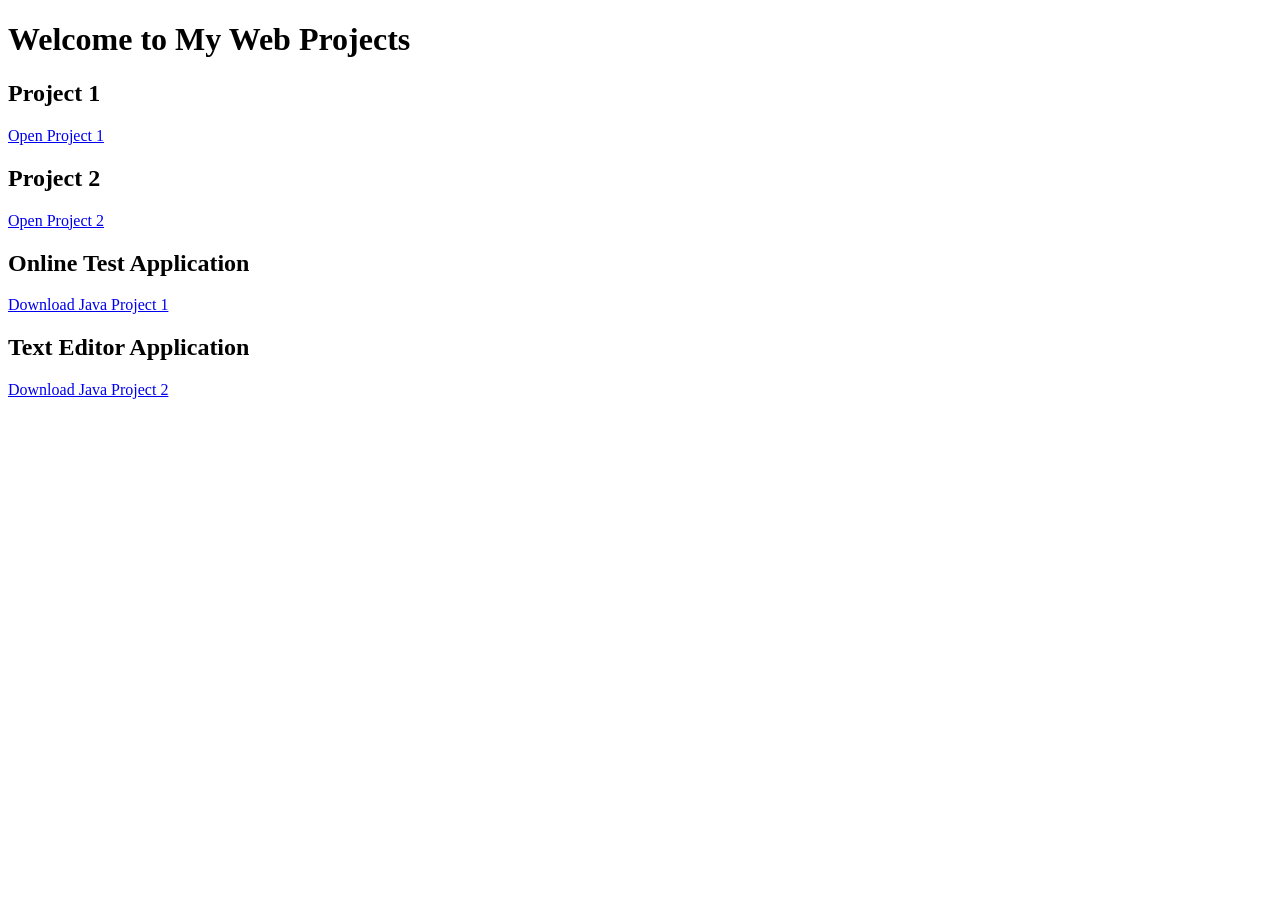
<file: index.html>
<!DOCTYPE html>
<html>
<head>
    <title>My Web Projects</title>
</head>
<body>
    <h1>Welcome to My Web Projects</h1>

    <h2>Project 1</h2>
    <a href="restaurant_website/index.html">Open Project 1</a>

    <h2>Project 2</h2>
    <a href="travel_website/index.html">Open Project 2</a>

   <h2>Online Test Application</h2>
    <a href="IdeaProjects.jar">
        Download Java Project 1
    </a>

    <h2>Text Editor Application</h2>
    <a href="IdeaProjects2.jar">
        Download Java Project 2
    </a>

</body>
</html>
</file>
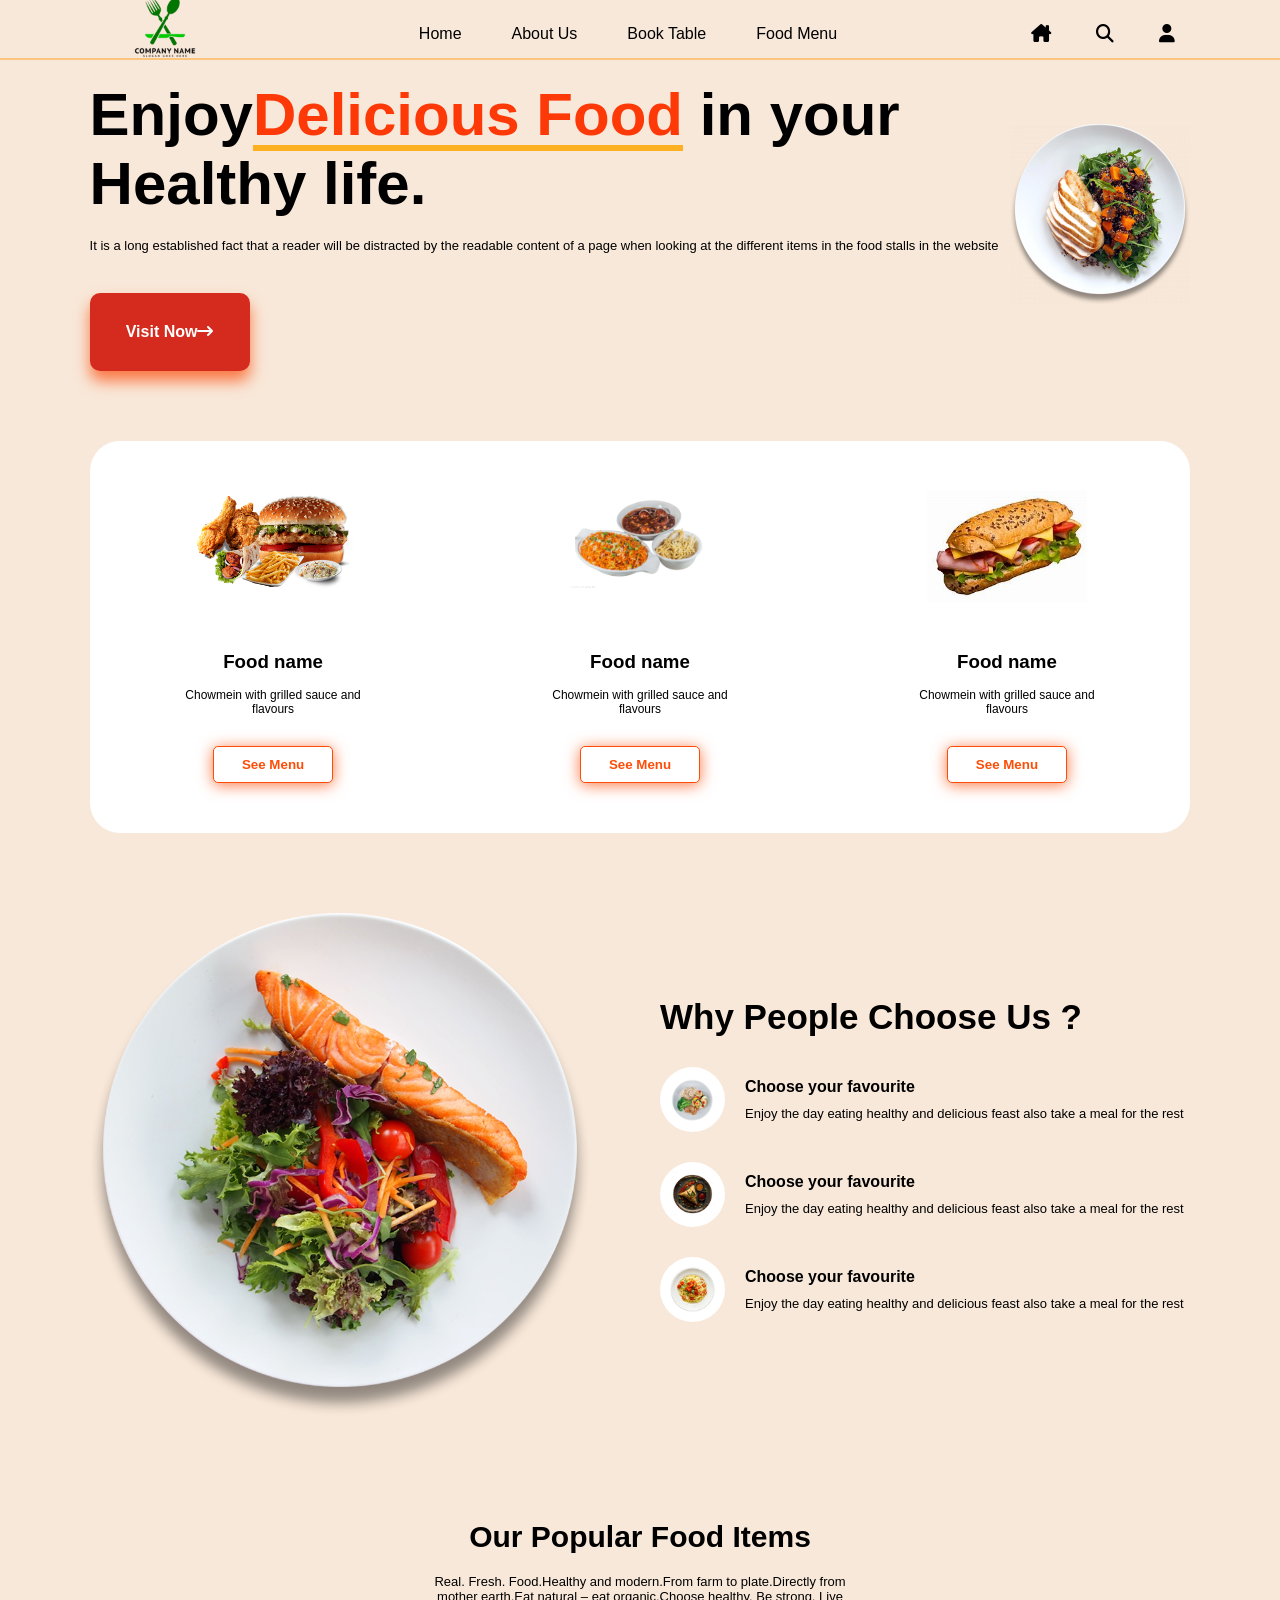
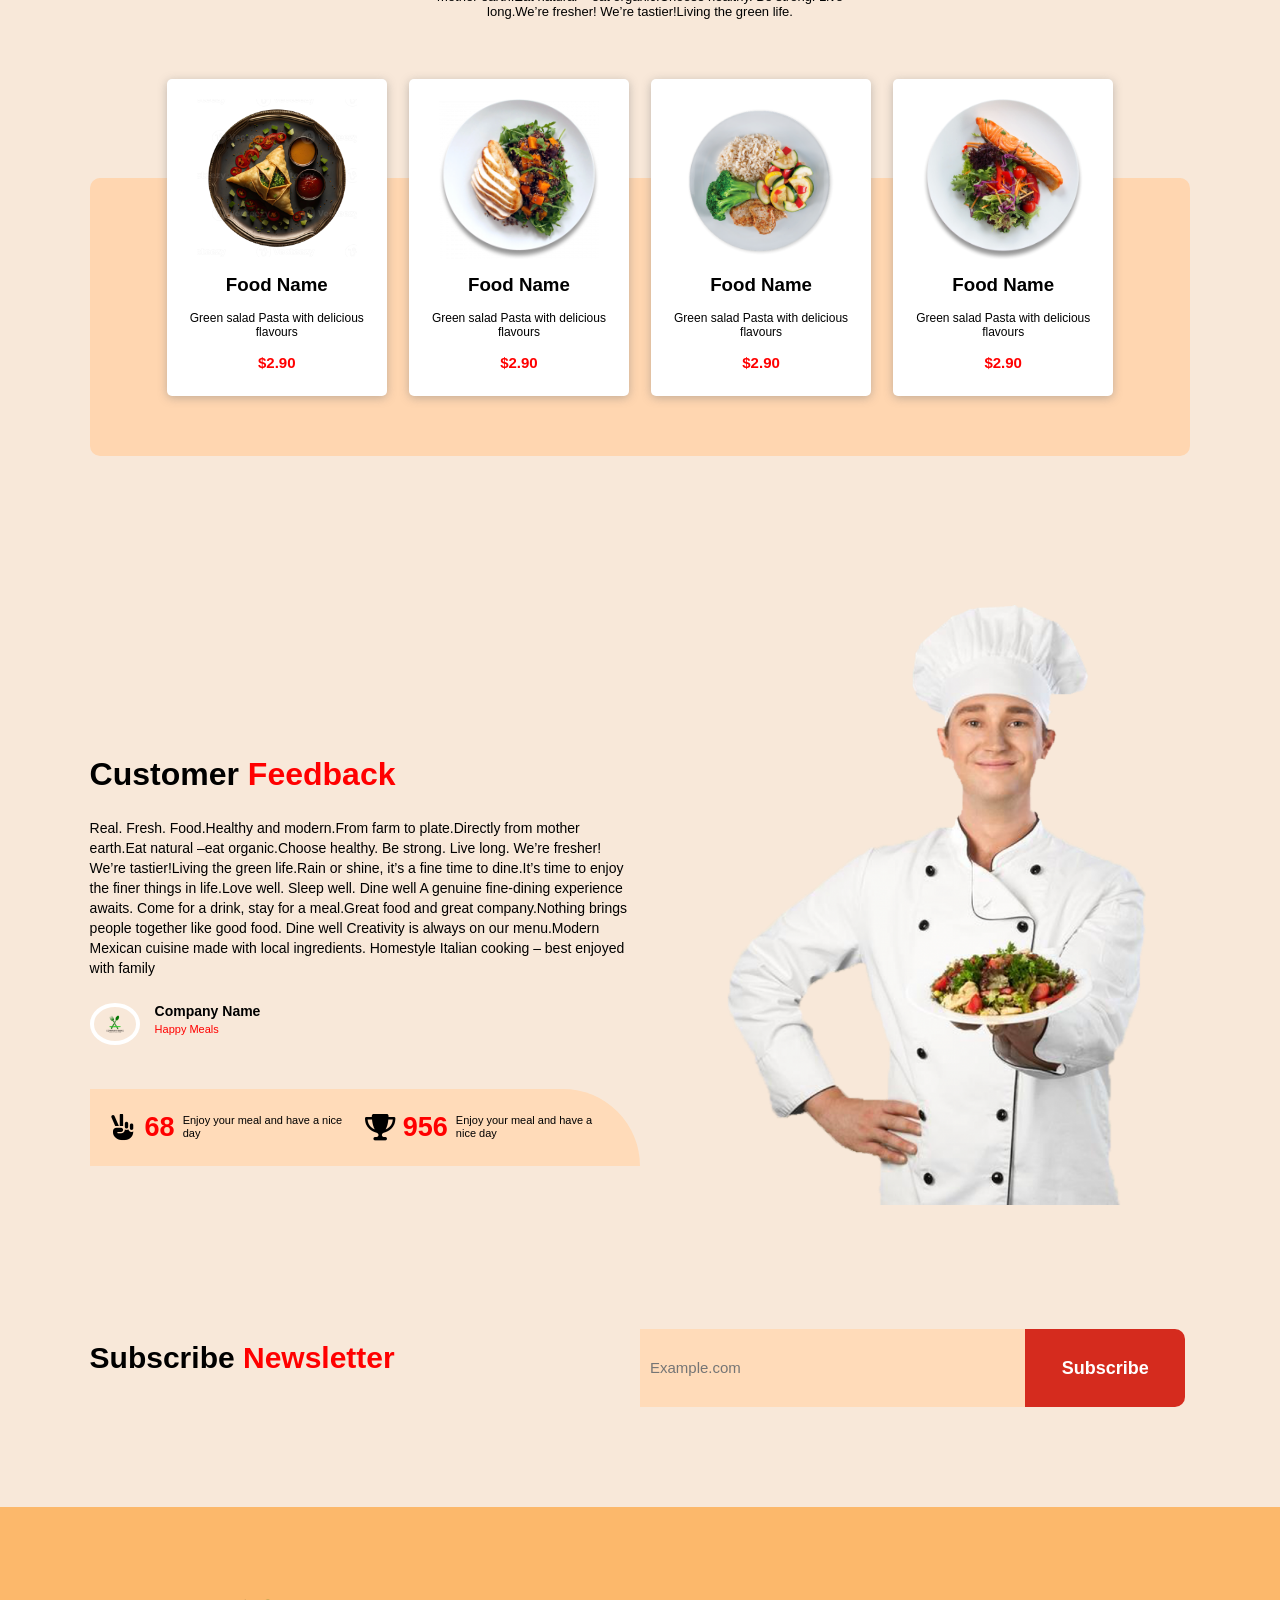
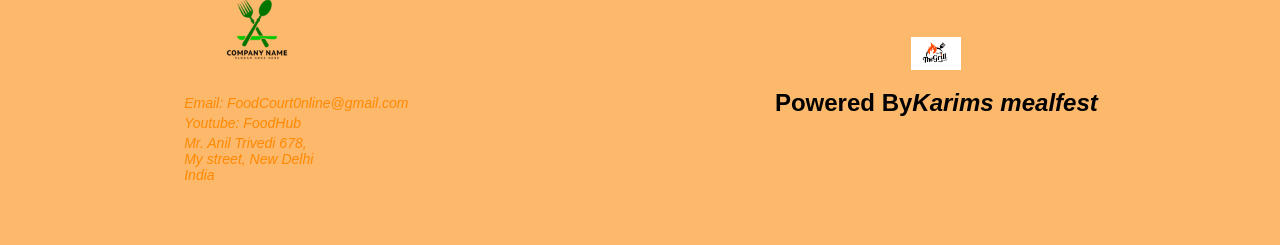
<file: restaurant_website/index.html>
<!DOCTYPE html>
<html lang="en">
<head>
    <link rel="stylesheet" href="restaurant.css">
    <link rel="shortcut icon" href="logo1.jpg" type="image/x-icon">
    <link rel="stylesheet" href="https://cdnjs.cloudflare.com/ajax/libs/font-awesome/6.7.2/css/all.min.css" integrity="sha512-Evv84Mr4kqVGRNSgIGL/F/aIDqQb7xQ2vcrdIwxfjThSH8CSR7PBEakCr51Ck+w+/U6swU2Im1vVX0SVk9ABhg==" crossorigin="anonymous" referrerpolicy="no-referrer" />
    <meta charset="UTF-8">
    <meta name="viewport" content="width=device-width, initial-scale=1.0">
    <title>Food Website | Home</title>
</head>
<body>
    <header>
        <div class="header">
            <div class="headerbar">
                <div class="account">
                    <ul>
                        <a href="index.html">
                            <li>
                                <i class="fa-solid fa-house-chimney"></i>
                            </li>
                        </a>
                        <a href="#">
                            <li>
                                <i class="fa-solid fa-magnifying-glass searchicon" id="searchicon1"></i>
                            </li>
                        </a>
                        <div class="search" id="searchinput1">
                            <input type="search">
                            <i class="fa-solid fa-magnifying-glass srchicon"></i>
                        </div>
                        <a href="">
                            <li>
                                <i class="fa-solid fa-user" id="user-mb"></i>
                            </li>
                        </a>
                    </ul>
                </div>
                <div class="nav">
                    <ul>
                        <a href="index.html">
                            <li>Home</li>
                        </a>
                        <a href="aboutfood.html">
                            <li>About Us</li>
                        </a>
                        <a href="foodtable.html">
                            <li>Book Table</li>
                        </a>
                        <a href="foodmenu.html">
                            <li>Food Menu</li>
                        </a>
                    </ul>
                </div>
            </div>
        <div class="logo">
            <img src="oflogo.jpg" alt="">
        </div>
        <div class="bar">
        <i class="fa-solid fa-bars"></i>
        <i class="fa-solid fa-xmark" id="hdcross"></i>
        </div>
        <div class="nav">
            <ul>
                <a href="index.html">
                    <li>Home</li>
                </a>
                <a href="aboutfood.html">
                    <li>About Us</li>
                </a>
                <a href="foodtable.html">
                    <li>Book Table</li>
                </a>
                <a href="foodmenu.html">
                    <li>Food Menu</li>
                </a>
            </ul>
        </div>
        <div class="account">
            <ul>
                <a href="index.html">
                    <li>
                        <i class="fa-solid fa-house-chimney"></i>
                    </li>
                </a>
                <a href="#">
                    <li>
                        <i class="fa-solid fa-magnifying-glass searchicon" id="searchicon2"></i>
                    </li>
                </a>
                <div class="search" id="searchinput2">
                    <input type="search">
                    <i class="fa-solid fa-magnifying-glass srchicon"></i>
                </div>
                <a href="#">
                    <li>
                        <i class="fa-solid fa-user" id="user-lap"></i>
                    </li>
                </a>
            </ul>
        </div>
        </div>
    </header>
    <div class="home">
        <div class="main_slide">
            <div>
                <h1>Enjoy<span>Delicious Food</span> in your Healthy life.</h1>
                <p>It is a long established fact that a reader will be distracted by the readable content of a page when looking at the different items in the food stalls in the website</p>
                <a href="aboutfood.html"><button class="red_btn">Visit Now<i class="fa-solid fa-arrow-right-long"></i></button></a>
            </div>
            <div>
                <img src="foodplate1.png" alt="img">
            </div>
        </div>

        <div class="food-items">
            <div class="item">
                <div>
                    <img src="item1.png" alt="food item">
                </div>
                <h3>Food name</h3>
                <p>Chowmein with grilled sauce and flavours</p>
                <a href="foodmenu.html"><button class="white_btn">See Menu</button></a>
            </div>
            <div class="item">
                <div>
                    <img src="item2.jpg" alt="food item">
                </div>
                <h3>Food name</h3>
                <p>Chowmein with grilled sauce and flavours</p>
                <a href="foodmenu.html"><button class="white_btn">See Menu</button></a>
            </div>
            <div class="item">
                <div>
                    <img src="item3.jpg" alt="food item">
                </div>
                <h3>Food name</h3>
                <p>Chowmein with grilled sauce and flavours</p>
                <a href="foodmenu.html"><button class="white_btn">See Menu</button></a>
            </div>
        </div>
        <div class="main_slide2">
            <div class="foodimg">
                <img src="plate1.png" alt="">
            </div>
            <div class="question">
                <div>
                    <h2>Why People Choose Us ?</h2>
                </div>
                <div>
                    <div class="q-ans">
                        <div>
                            <img src="foodplate.jpg" alt="">
                        </div>
                        <div>
                            <h4>Choose your favourite</h4>
                            <p>Enjoy the day eating healthy and delicious feast also take a meal for the rest</p>
                        </div>
                    </div>
                    <div class="q-ans">
                        <div>
                            <img src="plate2.webp" alt="">
                        </div>
                        <div>
                            <h4>Choose your favourite</h4>
                            <p>Enjoy the day eating healthy and delicious feast also take a meal for the rest</p>
                        </div>
                    </div>
                    <div class="q-ans">
                        <div>
                            <img src="plate.png" alt="">
                        </div>
                        <div>
                            <h4>Choose your favourite</h4>
                            <p>Enjoy the day eating healthy and delicious feast also take a meal for the rest</p>
                        </div>
                    </div>
                </div>
            </div>
        </div>
        <div class="main_slide3">
            <div class="fav-head">
                <h3>Our Popular Food Items</h3>
                <p>Real. Fresh. Food.Healthy and modern.From farm to plate.Directly from mother earth.Eat natural – eat organic.Choose healthy. Be strong. Live long.We’re fresher! We’re tastier!Living the green life.</p>
            </div>
            <div class="fav-food">
                <div class="item">
                    <div>
                        <img src="plate2.webp" alt="">
                    </div>
                    <h3>Food Name</h3>
                    <p>Green salad Pasta with delicious flavours</p>
                    <p class="fav-price">$2.90</p>
                </div>
                <div class="item">
                    <div>
                        <img src="foodplate1.png" alt="">
                    </div>
                    <h3>Food Name</h3>
                    <p>Green salad Pasta with delicious flavours</p>
                    <p class="fav-price">$2.90</p>
                </div>
                <div class="item">
                    <div>
                        <img src="foodplate.jpg" alt="">
                    </div>
                    <h3>Food Name</h3>
                    <p>Green salad Pasta with delicious flavours</p>
                    <p class="fav-price">$2.90</p>
                </div>
                <div class="item">
                    <div>
                        <img src="plate1.png" alt="">
                    </div>
                    <h3>Food Name</h3>
                    <p>Green salad Pasta with delicious flavours</p>
                    <p class="fav-price">$2.90</p>
                </div>
                <div class="dsgn"></div>
            </div>
        </div>
        <div class="main_slide4">
            <div class="chef-feed">
                <h2>Customer <span style="color: red;">Feedback</span></h2>
                <p>Real. Fresh. Food.Healthy and modern.From farm to plate.Directly from mother earth.Eat natural –eat organic.Choose healthy. Be strong. Live long.
                We’re fresher! We’re tastier!Living the green life.Rain or shine, it’s a fine time to dine.It’s time to enjoy the finer things in life.Love well. Sleep well. Dine well
                A genuine fine-dining experience awaits. Come for a drink, stay for a meal.Great food and great company.Nothing brings people together like good food.
                Dine well Creativity is always on our menu.Modern Mexican cuisine made with local ingredients. Homestyle Italian cooking – best enjoyed with family</p>
                <div class="chef-detail">
                    <div>
                        <img src="oflogo.jpg" alt="">
                    </div>
                    <div>
                        <h6>Company Name</h6>
                        <p>Happy Meals</p>
                    </div>
                </div>
                <div class="chef-vic">
                    <div>
                        <i class="fa-solid fa-hand-peace"></i>
                        <h4>68</h4>
                        <p>Enjoy your meal and have a nice day</p>
                    </div>
                    <div>
                        <i class="fa-solid fa-trophy"></i>
                        <h4>956</h4>
                        <p>Enjoy your meal and have a nice day</p>
                    </div>
                </div>
            </div>
            <div class="chef">
                <img src="chef.png" alt="">
            </div>
        </div>
        <div class="letter">
            <div class="letter-head">
                <h2>Subscribe <span>Newsletter</span></h2>
            </div>
            <div class="letter-input">
                <div>
                    <input type="email" placeholder="Example.com">
                </div>
                <button class="red_btn">Subscribe</button>
            </div>
        </div>
    </div>
    <div class="footer">
        <div class="footer-1">
            <div class="logo">
                <img src="oflogo.jpg" alt="">
            </div>
            <div>
                <address>
                    <p>Email: FoodCourt0nline@gmail.com</p>
                    <p>Youtube: FoodHub</p>
                    <p>Mr. Anil Trivedi 678,</br>My street, New Delhi</br>India</p>
                </address>
            </div>
        </div>
        <div class="footer-2">
            <img src="logo1.jpg" alt="">
            <h2>Powered By<em>Karims mealfest</em></h2>
        </div>
    </div>
    <script src="app.js"></script>
</body>
</html>
</file>
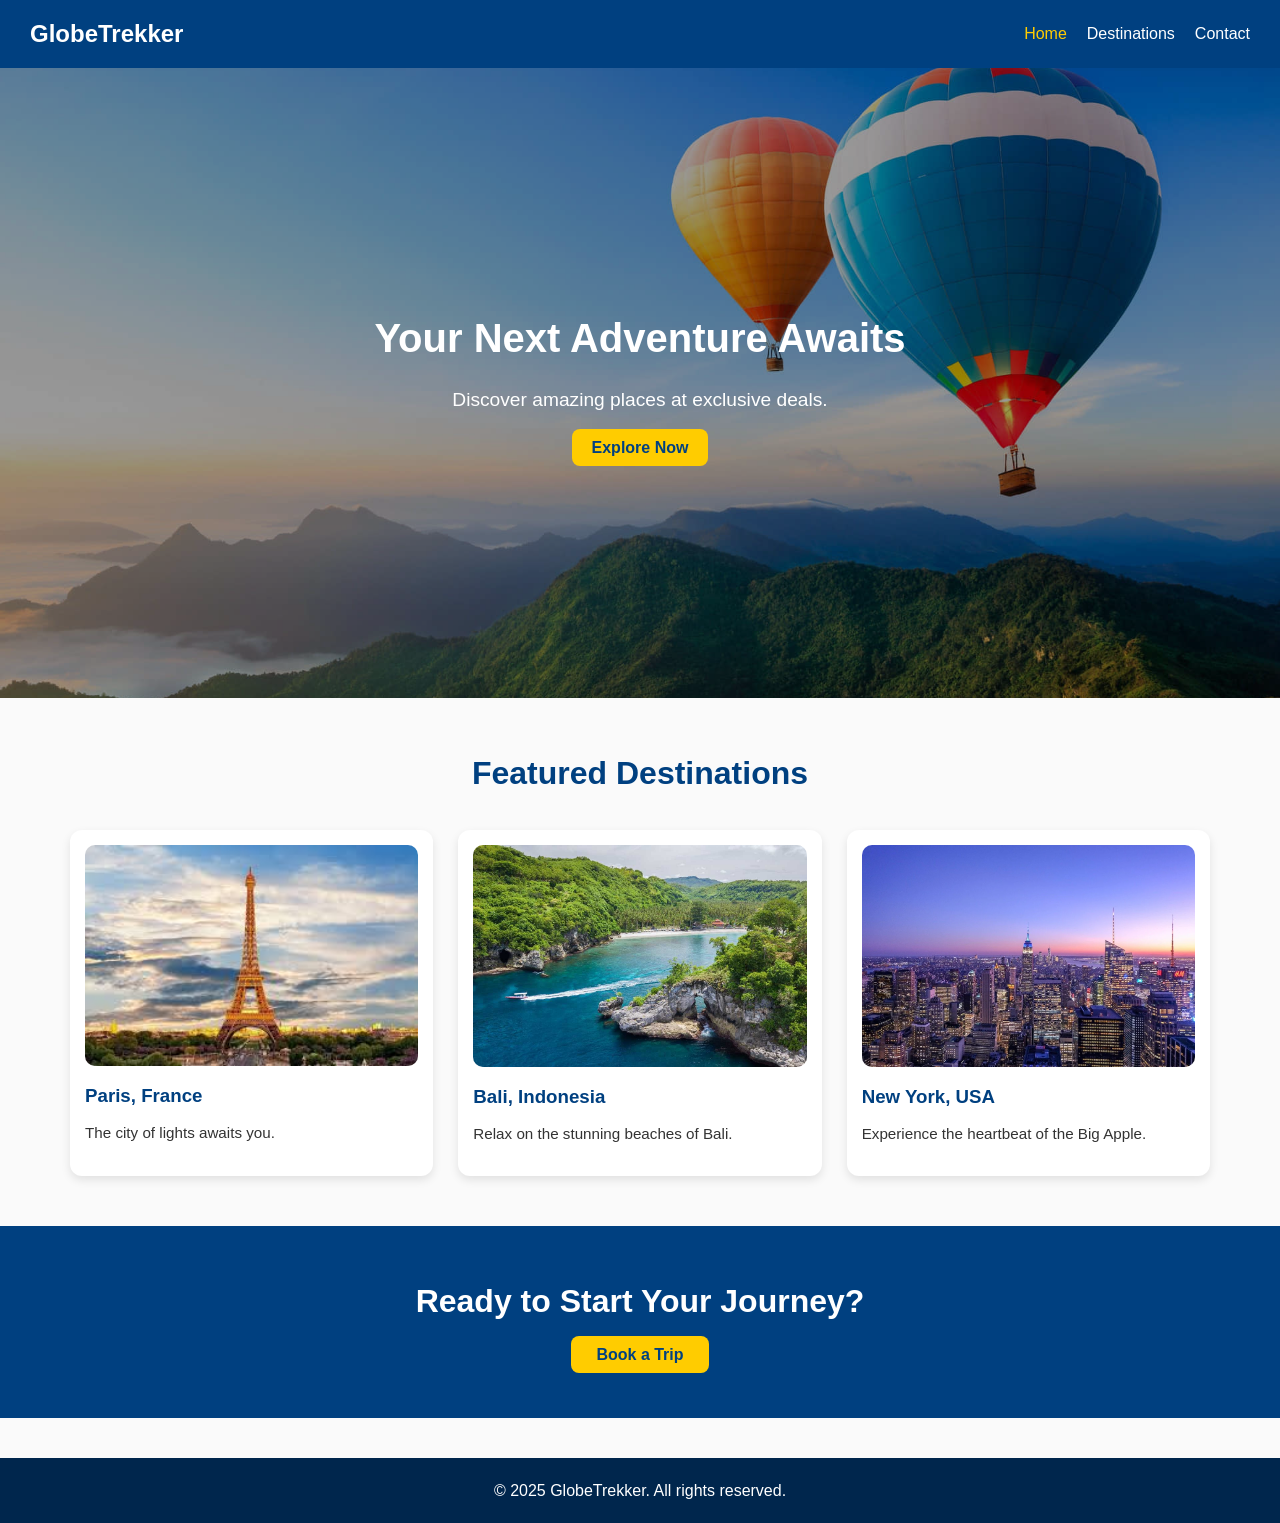
<file: travel_website/index.html>
<!DOCTYPE html>
<html lang="en">
<head>
  <meta charset="UTF-8" />
  <meta name="viewport" content="width=device-width, initial-scale=1" />
  <title>GlobeTrekker - Explore the World</title>
  <link rel="stylesheet" href="travel.css" />
</head>
<body>

  <!-- Header -->
  <header>
    <div class="logo">GlobeTrekker</div>
    <nav id="main-nav" class="nav-menu">
      <a href="index.html" class="active">Home</a>
      <a href="destination.html">Destinations</a>
      <a href="contact.html">Contact</a>
    </nav>
      <button id="menu-toggle" aria-label="Toggle navigation">&#9776;</button>
  </header>

  <!-- Hero Section -->
  <section class="hero">
    <div class="hero-content">
      <h1>Your Next Adventure Awaits</h1>
      <p>Discover amazing places at exclusive deals.</p>
      <a href="destination.html" class="btn">Explore Now</a>
    </div>
  </section>

  <!-- Featured Destinations -->
  <section class="destinations">
    <h2>Featured Destinations</h2>
    <div class="destination-grid">
      <div class="destination-card">
        <img src="img1.jpeg" alt="Paris" />
        <h3>Paris, France</h3>
        <p>The city of lights awaits you.</p>
      </div>
      <div class="destination-card">
        <img src="img2.jpg" alt="Bali" />
        <h3>Bali, Indonesia</h3>
        <p>Relax on the stunning beaches of Bali.</p>
      </div>
      <div class="destination-card">
        <img src=img3.webp alt="New York" />
        <h3>New York, USA</h3>
        <p>Experience the heartbeat of the Big Apple.</p>
      </div>
    </div>
  </section>

  <!-- Call to Action -->
  <section class="cta">
    <h2>Ready to Start Your Journey?</h2>
    <a href="contact.html" class="btn">Book a Trip</a>
  </section>

  <!-- Footer -->
  <footer>
    <p>&copy; 2025 GlobeTrekker. All rights reserved.</p>
  </footer>
  <script src="destiny.js"></script>
</body>
</html>
</file>
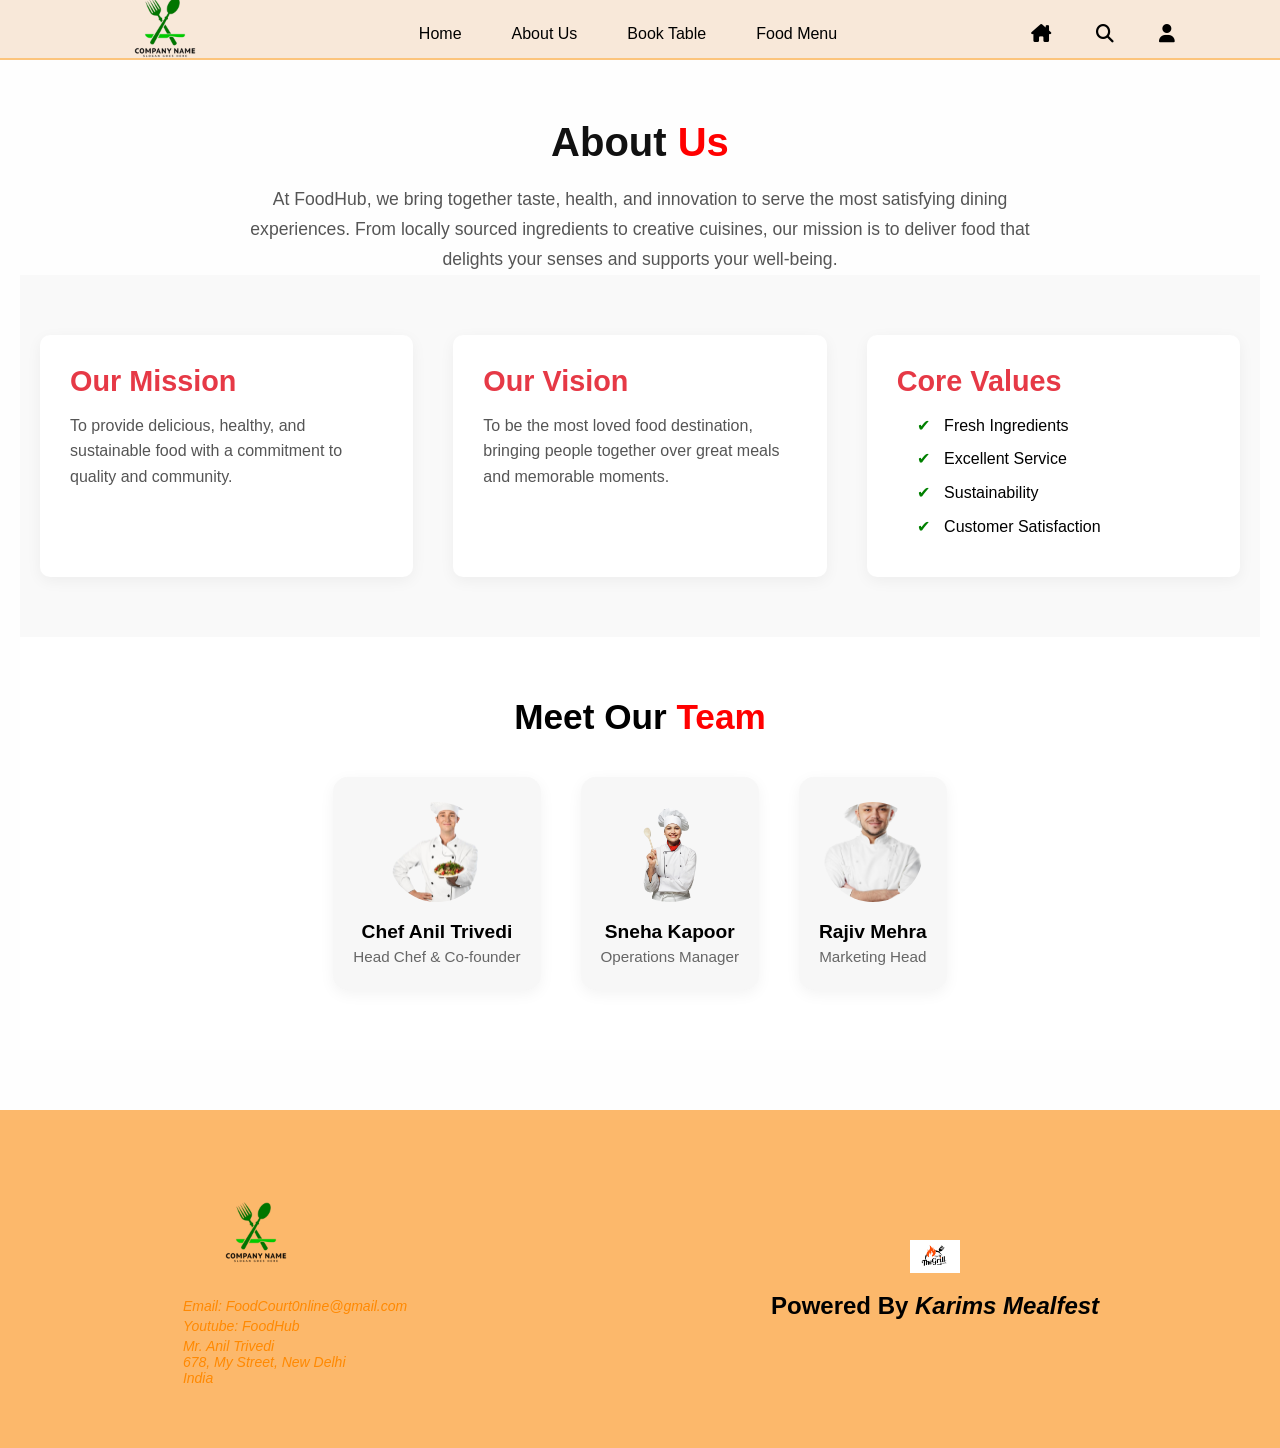
<file: restaurant_website/aboutfood.html>
<!DOCTYPE html>
<html lang="en">
<head>
    <link rel="stylesheet" href="restaurant.css">
    <link rel="shortcut icon" href="logo1.jpg" type="image/x-icon">
    <link rel="stylesheet" href="https://cdnjs.cloudflare.com/ajax/libs/font-awesome/6.7.2/css/all.min.css" />
    <meta charset="UTF-8">
    <meta name="viewport" content="width=device-width, initial-scale=1.0">
    <title>About Us | Food Website</title>
</head>
<body>

    <!-- Header -->
     <header>
        <div class="header">
            <div class="headerbar">
                <div class="account">
                    <ul>
                        <a href="index.html">
                            <li>
                                <i class="fa-solid fa-house-chimney"></i>
                            </li>
                        </a>
                        <a href="#">
                            <li>
                                <i class="fa-solid fa-magnifying-glass searchicon" id="searchicon1"></i>
                            </li>
                        </a>
                        <div class="search" id="searchinput1">
                            <input type="search">
                            <i class="fa-solid fa-magnifying-glass srchicon"></i>
                        </div>
                        <a href="">
                            <li>
                                <i class="fa-solid fa-user" id="user-mb"></i>
                            </li>
                        </a>
                    </ul>
                </div>
                <div class="nav">
                    <ul>
                        <a href="index.html">
                            <li>Home</li>
                        </a>
                        <a href="aboutfood.html">
                            <li>About Us</li>
                        </a>
                        <a href="foodtable.html">
                            <li>Book Table</li>
                        </a>
                        <a href="foodmenu.html">
                            <li>Food Menu</li>
                        </a>
                    </ul>
                </div>
            </div>
        <div class="logo">
            <img src="oflogo.jpg" alt="">
        </div>
        <div class="bar">
        <i class="fa-solid fa-bars"></i>
        <i class="fa-solid fa-xmark" id="hdcross"></i>
        </div>
        <div class="nav">
            <ul>
                <a href="index.html">
                    <li>Home</li>
                </a>
                <a href="aboutfood.html">
                    <li>About Us</li>
                </a>
                <a href="foodtable.html">
                    <li>Book Table</li>
                </a>
                <a href="foodmenu.html">
                    <li>Food Menu</li>
                </a>
            </ul>
        </div>
        <div class="account">
            <ul>
                <a href="index.html">
                    <li>
                        <i class="fa-solid fa-house-chimney"></i>
                    </li>
                </a>
                <a href="#">
                    <li>
                        <i class="fa-solid fa-magnifying-glass searchicon" id="searchicon2"></i>
                    </li>
                </a>
                <div class="search" id="searchinput2">
                    <input type="search">
                    <i class="fa-solid fa-magnifying-glass srchicon"></i>
                </div>
                <a href="#">
                    <li>
                        <i class="fa-solid fa-user" id="user-lap"></i>
                    </li>
                </a>
            </ul>
        </div>
        </div>
    </header>
    <!-- About Section -->
    <main class="about-section">
        <section class="about-us">
            <div class="about-container">
                <h1>About <span>Us</span></h1>
                <p>At FoodHub, we bring together taste, health, and innovation to serve the most satisfying dining experiences. From locally sourced ingredients to creative cuisines, our mission is to deliver food that delights your senses and supports your well-being.</p>
            </div>
        </section>

        <section class="mission-values">
            <div class="mv-container">
                <div class="mv-item">
                    <h2>Our Mission</h2>
                    <p>To provide delicious, healthy, and sustainable food with a commitment to quality and community.</p>
                </div>
                <div class="mv-item">
                    <h2>Our Vision</h2>
                    <p>To be the most loved food destination, bringing people together over great meals and memorable moments.</p>
                </div>
                <div class="mv-item">
                    <h2>Core Values</h2>
                    <ul>
                        <li> Fresh Ingredients</li>
                        <li> Excellent Service</li>
                        <li> Sustainability</li>
                        <li> Customer Satisfaction</li>
                    </ul>
                </div>
            </div>
        </section>

        <section class="our-team">
            <h2>Meet Our <span>Team</span></h2>
            <div class="team-members">
                <div class="team-member">
                    <img src="chef.png" alt="Chef">
                    <h4>Chef Anil Trivedi</h4>
                    <p>Head Chef & Co-founder</p>
                </div>
                <div class="team-member">
                    <img src="chef2.png" alt="Manager">
                    <h4>Sneha Kapoor</h4>
                    <p>Operations Manager</p>
                </div>
                <div class="team-member">
                    <img src="chef3.png" alt="Marketing">
                    <h4>Rajiv Mehra</h4>
                    <p>Marketing Head</p>
                </div>
            </div>
        </section>
    </main>

    <!-- Footer -->
    <div class="footer">
        <div class="footer-1">
            <div class="logo">
                <img src="oflogo.jpg" alt="Logo">
            </div>
            <div>
                <address>
                    <p>Email: FoodCourt0nline@gmail.com</p>
                    <p>Youtube: FoodHub</p>
                    <p>Mr. Anil Trivedi<br>678, My Street, New Delhi<br>India</p>
                </address>
            </div>
        </div>
        <div class="footer-2">
            <img src="logo1.jpg" alt="Logo">
            <h2>Powered By <em>Karims Mealfest</em></h2>
        </div>
    </div>

    <script src="app.js"></script>
</body>
</html>
</file>
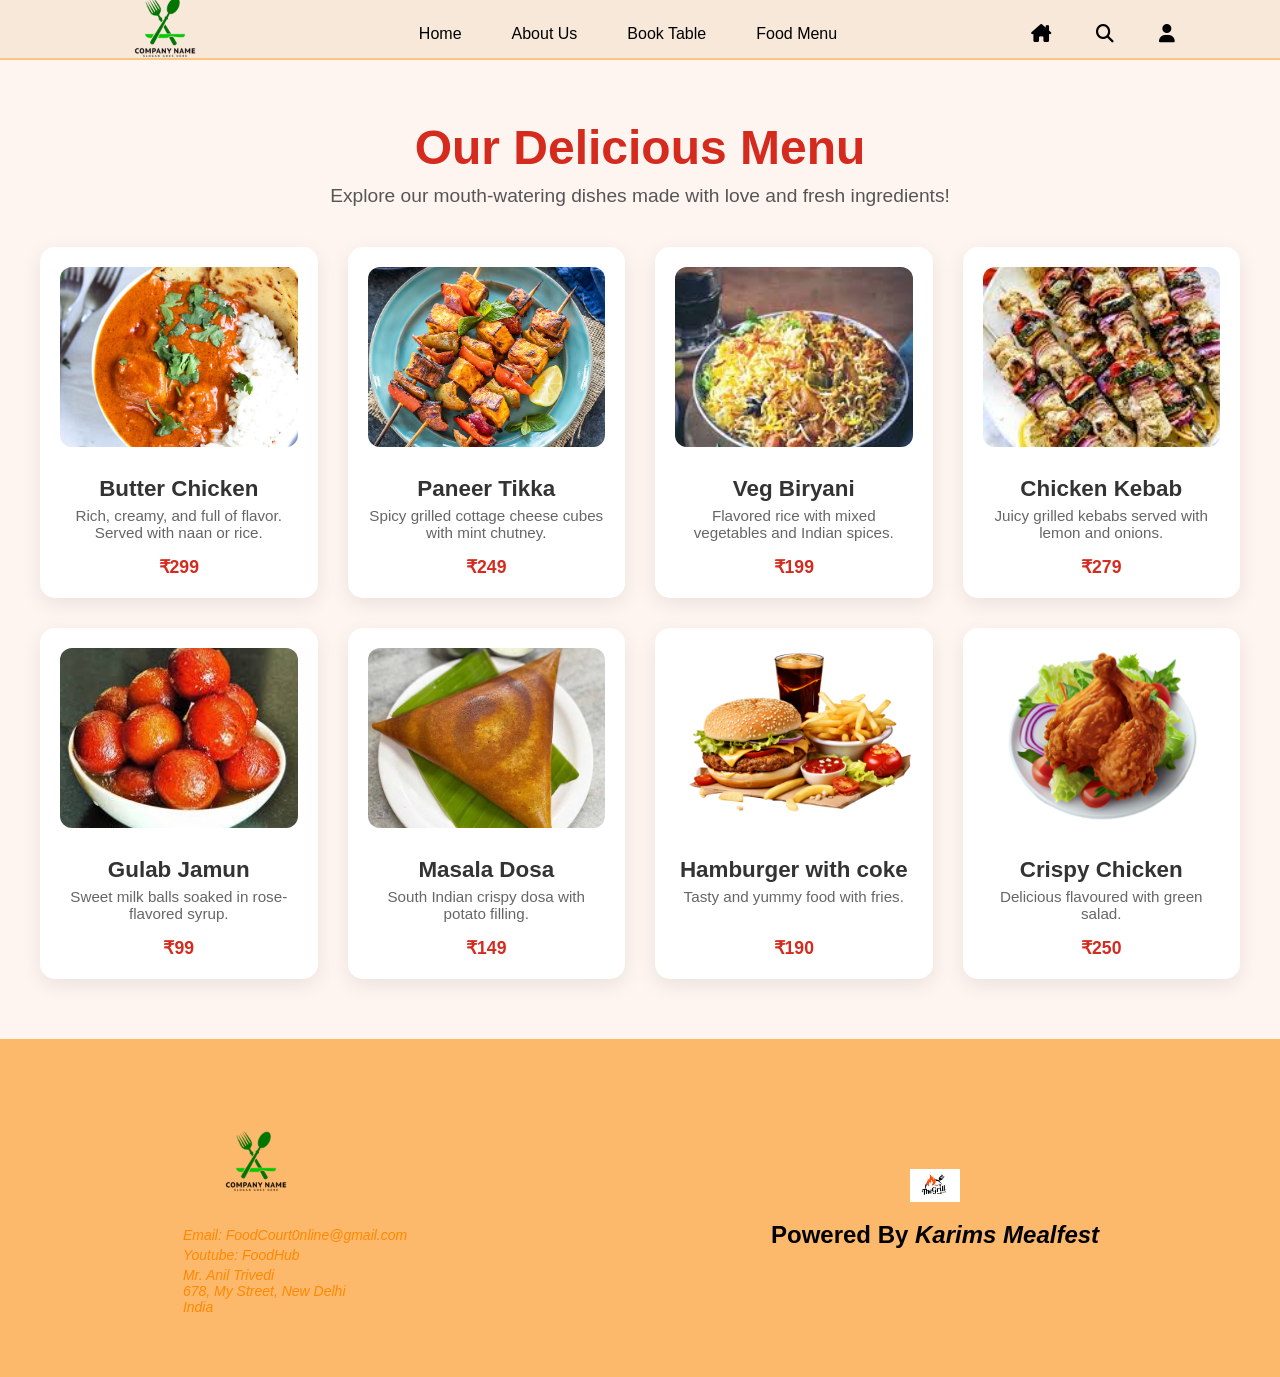
<file: restaurant_website/foodmenu.html>
<!DOCTYPE html>
<html lang="en">
<head>
    <meta charset="UTF-8">
    <meta name="viewport" content="width=device-width, initial-scale=1.0">
    <title>Food Menu | Food Website</title>
    <link rel="stylesheet" href="restaurant.css">
    <link rel="shortcut icon" href="logo1.jpg" type="image/x-icon">
    <link rel="stylesheet" href="https://cdnjs.cloudflare.com/ajax/libs/font-awesome/6.7.2/css/all.min.css" />
</head>
<body>

    <!-- Header -->
   <header>
        <div class="header">
            <div class="headerbar">
                <div class="account">
                    <ul>
                        <a href="index.html">
                            <li>
                                <i class="fa-solid fa-house-chimney"></i>
                            </li>
                        </a>
                        <a href="#">
                            <li>
                                <i class="fa-solid fa-magnifying-glass searchicon" id="searchicon1"></i>
                            </li>
                        </a>
                        <div class="search" id="searchinput1">
                            <input type="search">
                            <i class="fa-solid fa-magnifying-glass srchicon"></i>
                        </div>
                        <a href="">
                            <li>
                                <i class="fa-solid fa-user" id="user-mb"></i>
                            </li>
                        </a>
                    </ul>
                </div>
                <div class="nav">
                    <ul>
                        <a href="index.html">
                            <li>Home</li>
                        </a>
                        <a href="aboutfood.html">
                            <li>About Us</li>
                        </a>
                        <a href="foodtable.html">
                            <li>Book Table</li>
                        </a>
                        <a href="foodmenu.html">
                            <li>Food Menu</li>
                        </a>
                    </ul>
                </div>
            </div>
        <div class="logo">
            <img src="oflogo.jpg" alt="">
        </div>
        <div class="bar">
        <i class="fa-solid fa-bars"></i>
        <i class="fa-solid fa-xmark" id="hdcross"></i>
        </div>
        <div class="nav">
            <ul>
                <a href="index.html">
                    <li>Home</li>
                </a>
                <a href="aboutfood.html">
                    <li>About Us</li>
                </a>
                <a href="foodtable.html">
                    <li>Book Table</li>
                </a>
                <a href="foodmenu.html">
                    <li>Food Menu</li>
                </a>
            </ul>
        </div>
        <div class="account">
            <ul>
                <a href="index.html">
                    <li>
                        <i class="fa-solid fa-house-chimney"></i>
                    </li>
                </a>
                <a href="#">
                    <li>
                        <i class="fa-solid fa-magnifying-glass searchicon" id="searchicon2"></i>
                    </li>
                </a>
                <div class="search" id="searchinput2">
                    <input type="search">
                    <i class="fa-solid fa-magnifying-glass srchicon"></i>
                </div>
                <a href="#">
                    <li>
                        <i class="fa-solid fa-user" id="user-lap"></i>
                    </li>
                </a>
            </ul>
        </div>
        </div>
    </header>

    <!-- Food Menu Section -->
    <section class="food-menu-section">
        <div class="container">
            <h1>Our Delicious Menu</h1>
            <p>Explore our mouth-watering dishes made with love and fresh ingredients!</p>

            <div class="menu-grid">
                <!-- Item 1 -->
                <div class="menu-item">
                    <img src="food1.jpg" alt="Butter Chicken">
                    <h3>Butter Chicken</h3>
                    <p>Rich, creamy, and full of flavor. Served with naan or rice.</p>
                    <span class="price">₹299</span>
                </div>

                <!-- Item 2 -->
                <div class="menu-item">
                    <img src="food2.jpg" alt="Paneer Tikka">
                    <h3>Paneer Tikka</h3>
                    <p>Spicy grilled cottage cheese cubes with mint chutney.</p>
                    <span class="price">₹249</span>
                </div>

                <!-- Item 3 -->
                <div class="menu-item">
                    <img src="food3.jpeg" alt="Veg Biryani">
                    <h3>Veg Biryani</h3>
                    <p>Flavored rice with mixed vegetables and Indian spices.</p>
                    <span class="price">₹199</span>
                </div>

                <!-- Item 4 -->
                <div class="menu-item">
                    <img src="food4.jpeg" alt="Chicken Kebab">
                    <h3>Chicken Kebab</h3>
                    <p>Juicy grilled kebabs served with lemon and onions.</p>
                    <span class="price">₹279</span>
                </div>

                <!-- Item 5 -->
                <div class="menu-item">
                    <img src="food5.jpeg" alt="Gulab Jamun">
                    <h3>Gulab Jamun</h3>
                    <p>Sweet milk balls soaked in rose-flavored syrup.</p>
                    <span class="price">₹99</span>
                </div>

                <!-- Item 6 -->
                <div class="menu-item">
                    <img src="food6.jpg" alt="Masala Dosa">
                    <h3>Masala Dosa</h3>
                    <p>South Indian crispy dosa with potato filling.</p>
                    <span class="price">₹149</span>
                </div>

                <div class="menu-item">
                    <img src="meal.jpg" alt="Happy meal">
                    <h3>Hamburger with coke</h3>
                    <p>Tasty and yummy food with fries.</p>
                    <span class="price">₹190</span>
                </div>

                <div class="menu-item">
                    <img src="food3.jpg" alt="Crispy Chicken">
                    <h3>Crispy Chicken</h3>
                    <p>Delicious flavoured with green salad.</p>
                    <span class="price">₹250</span>
                </div>
            </div>
        </div>
    </section>

    <!-- Footer -->
    <div class="footer">
        <div class="footer-1">
            <div class="logo">
                <img src="oflogo.jpg" alt="Footer Logo">
            </div>
            <div>
                <address>
                    <p>Email: FoodCourt0nline@gmail.com</p>
                    <p>Youtube: FoodHub</p>
                    <p>Mr. Anil Trivedi<br>678, My Street, New Delhi<br>India</p>
                </address>
            </div>
        </div>
        <div class="footer-2">
            <img src="logo1.jpg" alt="">
            <h2>Powered By <em>Karims Mealfest</em></h2>
        </div>
    </div>

    <script src="app.js"></script>
</body>
</html>
</file>
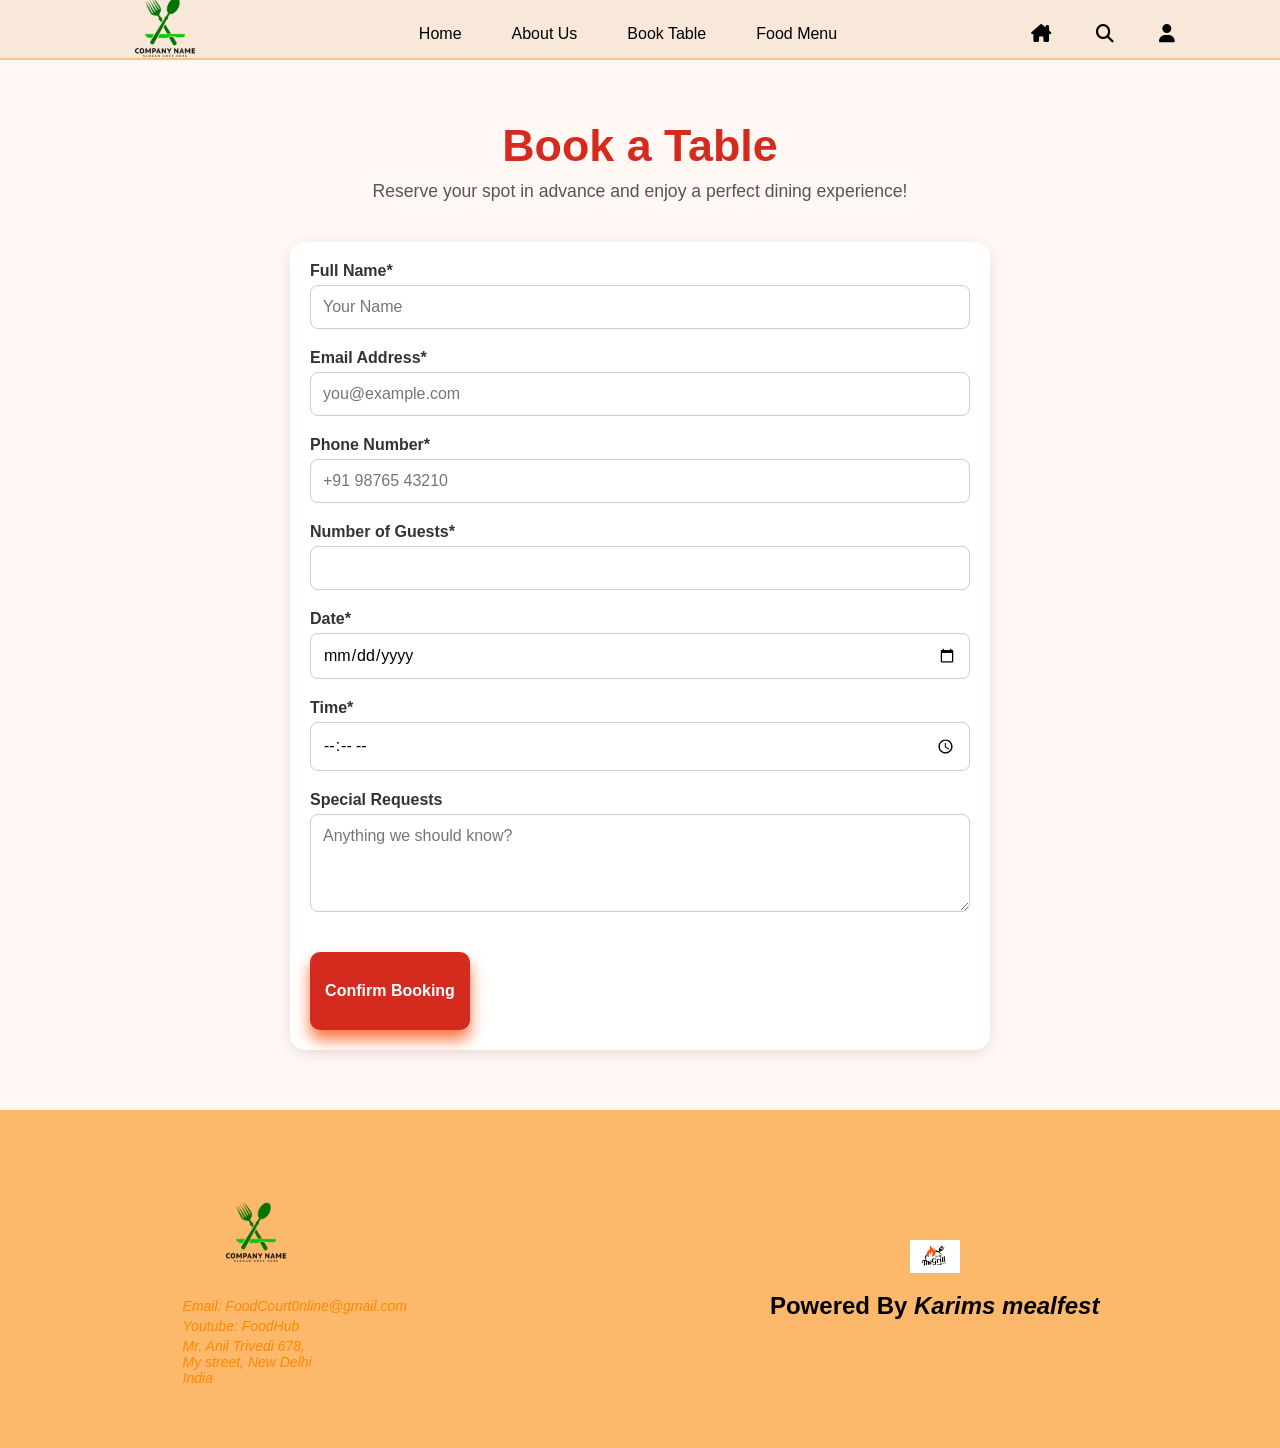
<file: restaurant_website/foodtable.html>
<!DOCTYPE html>
<html lang="en">
<head>
    <meta charset="UTF-8">
    <meta name="viewport" content="width=device-width, initial-scale=1.0">
    <title>Book a Table | Food Website</title>
    <link rel="stylesheet" href="restaurant.css">
    <link rel="shortcut icon" href="logo1.jpg" type="image/x-icon">
    <link rel="stylesheet" href="https://cdnjs.cloudflare.com/ajax/libs/font-awesome/6.7.2/css/all.min.css" />
</head>
<body>

    <!-- Header -->
    <header>
        <div class="header">
            <div class="headerbar">
                <div class="account">
                    <ul>
                        <a href="index.html">
                            <li>
                                <i class="fa-solid fa-house-chimney"></i>
                            </li>
                        </a>
                        <a href="#">
                            <li>
                                <i class="fa-solid fa-magnifying-glass searchicon" id="searchicon1"></i>
                            </li>
                        </a>
                        <div class="search" id="searchinput1">
                            <input type="search">
                            <i class="fa-solid fa-magnifying-glass srchicon"></i>
                        </div>
                        <a href="">
                            <li>
                                <i class="fa-solid fa-user" id="user-mb"></i>
                            </li>
                        </a>
                    </ul>
                </div>
                <div class="nav">
                    <ul>
                        <a href="index.html">
                            <li>Home</li>
                        </a>
                        <a href="aboutfood.html">
                            <li>About Us</li>
                        </a>
                        <a href="foodtable.html">
                            <li>Book Table</li>
                        </a>
                        <a href="foodmenu.html">
                            <li>Food Menu</li>
                        </a>
                    </ul>
                </div>
            </div>
        <div class="logo">
            <img src="oflogo.jpg" alt="">
        </div>
        <div class="bar">
        <i class="fa-solid fa-bars"></i>
        <i class="fa-solid fa-xmark" id="hdcross"></i>
        </div>
        <div class="nav">
            <ul>
                <a href="index.html">
                    <li>Home</li>
                </a>
                <a href="aboutfood.html">
                    <li>About Us</li>
                </a>
                <a href="foodtable.html">
                    <li>Book Table</li>
                </a>
                <a href="foodmenu.html">
                    <li>Food Menu</li>
                </a>
            </ul>
        </div>
        <div class="account">
            <ul>
                <a href="index.html">
                    <li>
                        <i class="fa-solid fa-house-chimney"></i>
                    </li>
                </a>
                <a href="#">
                    <li>
                        <i class="fa-solid fa-magnifying-glass searchicon" id="searchicon2"></i>
                    </li>
                </a>
                <div class="search" id="searchinput2">
                    <input type="search">
                    <i class="fa-solid fa-magnifying-glass srchicon"></i>
                </div>
                <a href="#">
                    <li>
                        <i class="fa-solid fa-user" id="user-lap"></i>
                    </li>
                </a>
            </ul>
        </div>
        </div>
    </header>

    <!-- Book Table Section -->
    <section class="book-table-section">
        <div class="container">
            <h1>Book a Table</h1>
            <p>Reserve your spot in advance and enjoy a perfect dining experience!</p>

            <form action="#" class="book-table-form">
                <div class="form-group">
                    <label for="name">Full Name*</label>
                    <input type="text" id="name" name="name" required placeholder="Your Name">
                </div>
                <div class="form-group">
                    <label for="email">Email Address*</label>
                    <input type="email" id="email" name="email" required placeholder="you@example.com">
                </div>
                <div class="form-group">
                    <label for="phone">Phone Number*</label>
                    <input type="tel" id="phone" name="phone" required placeholder="+91 98765 43210">
                </div>
                <div class="form-group">
                    <label for="guests">Number of Guests*</label>
                    <input type="number" id="guests" name="guests" required min="1" placeholder=" ">
                </div>
                <div class="form-group">
                    <label for="date">Date*</label>
                    <input type="date" id="date" name="date" required>
                </div>
                <div class="form-group">
                    <label for="time">Time*</label>
                    <input type="time" id="time" name="time" required>
                </div>
                <div class="form-group">
                    <label for="message">Special Requests</label>
                    <textarea id="message" name="message" rows="4" placeholder="Anything we should know?"></textarea>
                </div>
                <button type="submit" class="red_btn">Confirm Booking</button>
            </form>
        </div>
    </section>

    <!-- Footer -->
    <div class="footer">
        <div class="footer-1">
            <div class="logo">
                <img src="oflogo.jpg" alt="">
            </div>
            <div>
                <address>
                    <p>Email: FoodCourt0nline@gmail.com</p>
                    <p>Youtube: FoodHub</p>
                    <p>Mr. Anil Trivedi 678,</br>My street, New Delhi</br>India</p>
                </address>
            </div>
        </div>
        <div class="footer-2">
            <img src="logo1.jpg" alt="">
            <h2>Powered By <em>Karims mealfest</em></h2>
        </div>
    </div>

    <script src="app.js"></script>
</body>
</html>
</file>
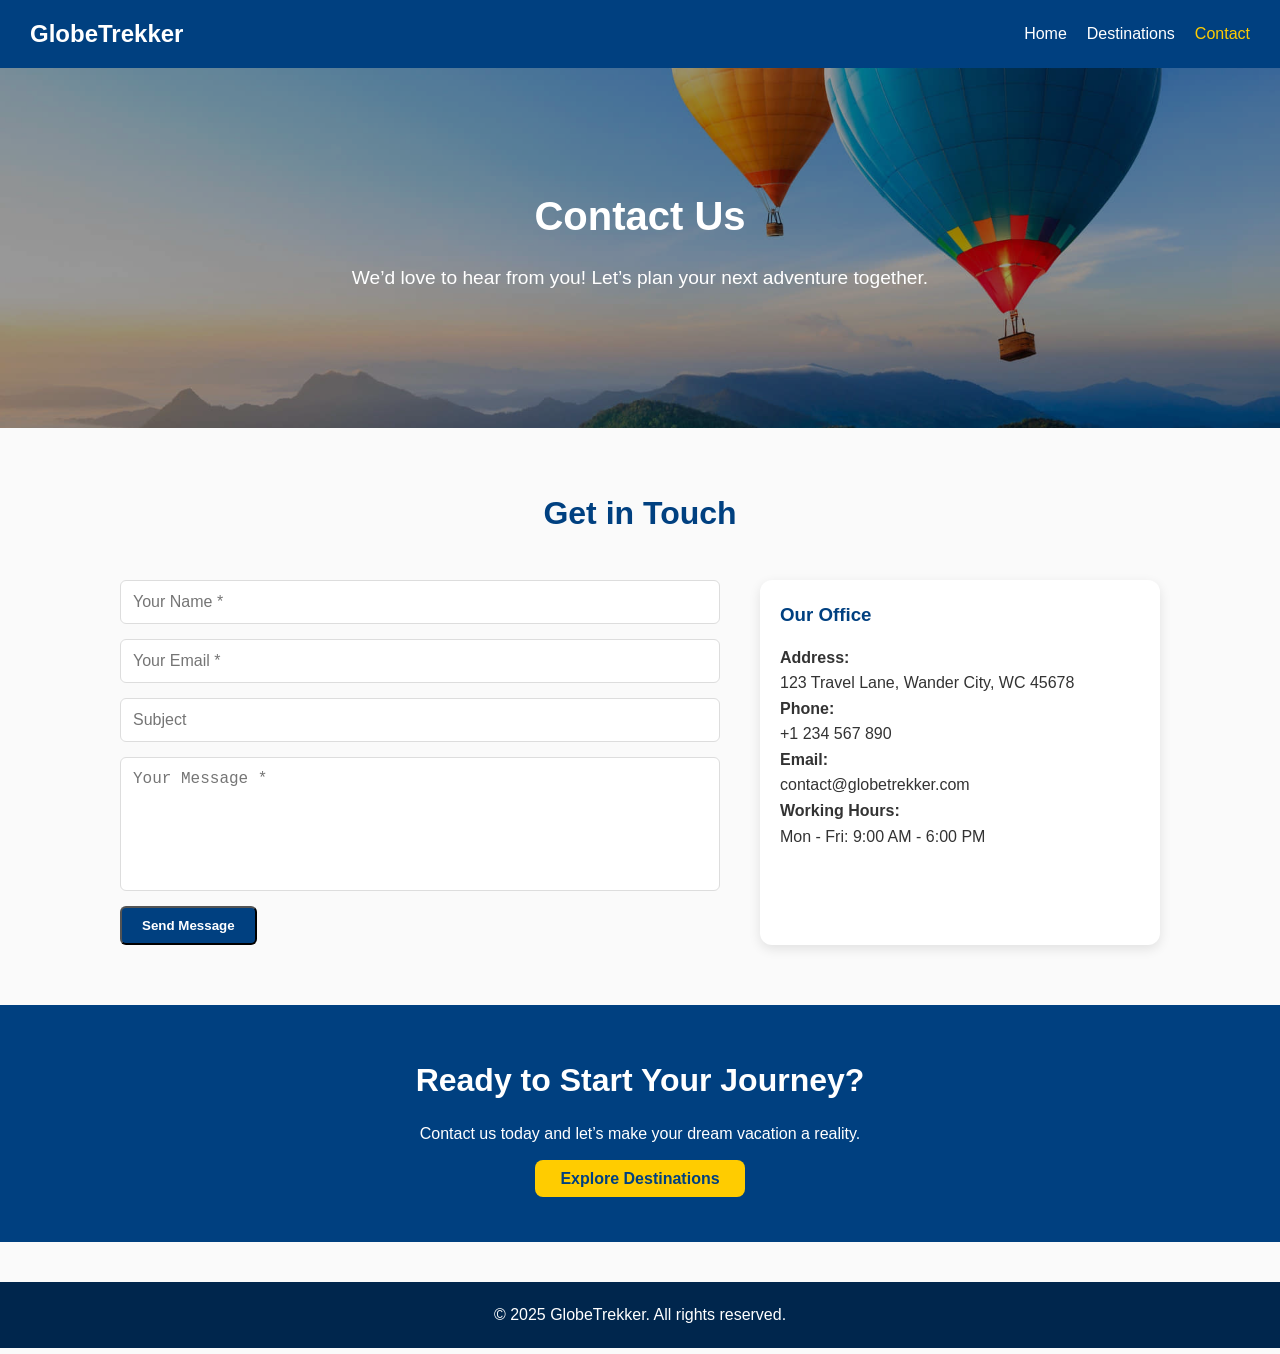
<file: travel_website/contact.html>
<!DOCTYPE html>
<html lang="en">
<head>
  <meta charset="UTF-8" />
  <meta name="viewport" content="width=device-width, initial-scale=1.0"/>
  <title>Contact Us - GlobeTrekker</title>
  <link rel="stylesheet" href="travel.css" />
</head>
<body>

  <!-- Header -->
  <header>
    <div class="logo">GlobeTrekker</div>
    <nav id="main-nav" class="nav-menu">
      <a href="index.html">Home</a>
      <a href="destination.html">Destinations</a>
      <a href="contact.html" class="active">Contact</a>
    </nav>
    <button id="menu-toggle" aria-label="Toggle navigation">&#9776;</button>
  </header>

  <!-- Hero -->
  <section class="hero contact-hero">
    <div class="hero-content">
      <h1>Contact Us</h1>
      <p>We’d love to hear from you! Let’s plan your next adventure together.</p>
    </div>
  </section>

  <!-- Contact Section -->
  <section class="contact-section">
    <h2>Get in Touch</h2>
    <div class="contact-container">
      
      <!-- Contact Form -->
      <form class="contact-form" action="#" method="POST">
        <input type="text" name="name" placeholder="Your Name *" required />
        <input type="email" name="email" placeholder="Your Email *" required />
        <input type="text" name="subject" placeholder="Subject" />
        <textarea name="message" placeholder="Your Message *" rows="6" required></textarea>
        <button type="submit" class="btn">Send Message</button>
      </form>

      <!-- Contact Info -->
      <div class="contact-info">
        <h3>Our Office</h3>
        <p><strong>Address:</strong><br>123 Travel Lane, Wander City, WC 45678</p>
        <p><strong>Phone:</strong><br>+1 234 567 890</p>
        <p><strong>Email:</strong><br>contact@globetrekker.com</p>
        <p><strong>Working Hours:</strong><br>Mon - Fri: 9:00 AM - 6:00 PM</p>
      </div>
    </div>
  </section>

  <!-- CTA -->
  <section class="cta">
    <h2>Ready to Start Your Journey?</h2>
    <p>Contact us today and let’s make your dream vacation a reality.</p>
    <a href="destination.html" class="btn">Explore Destinations</a>
  </section>

  <!-- Footer -->
  <footer>
    <p>&copy; 2025 GlobeTrekker. All rights reserved.</p>
  </footer>

  <script src="destiny.js"></script>
</body>
</html>
</file>
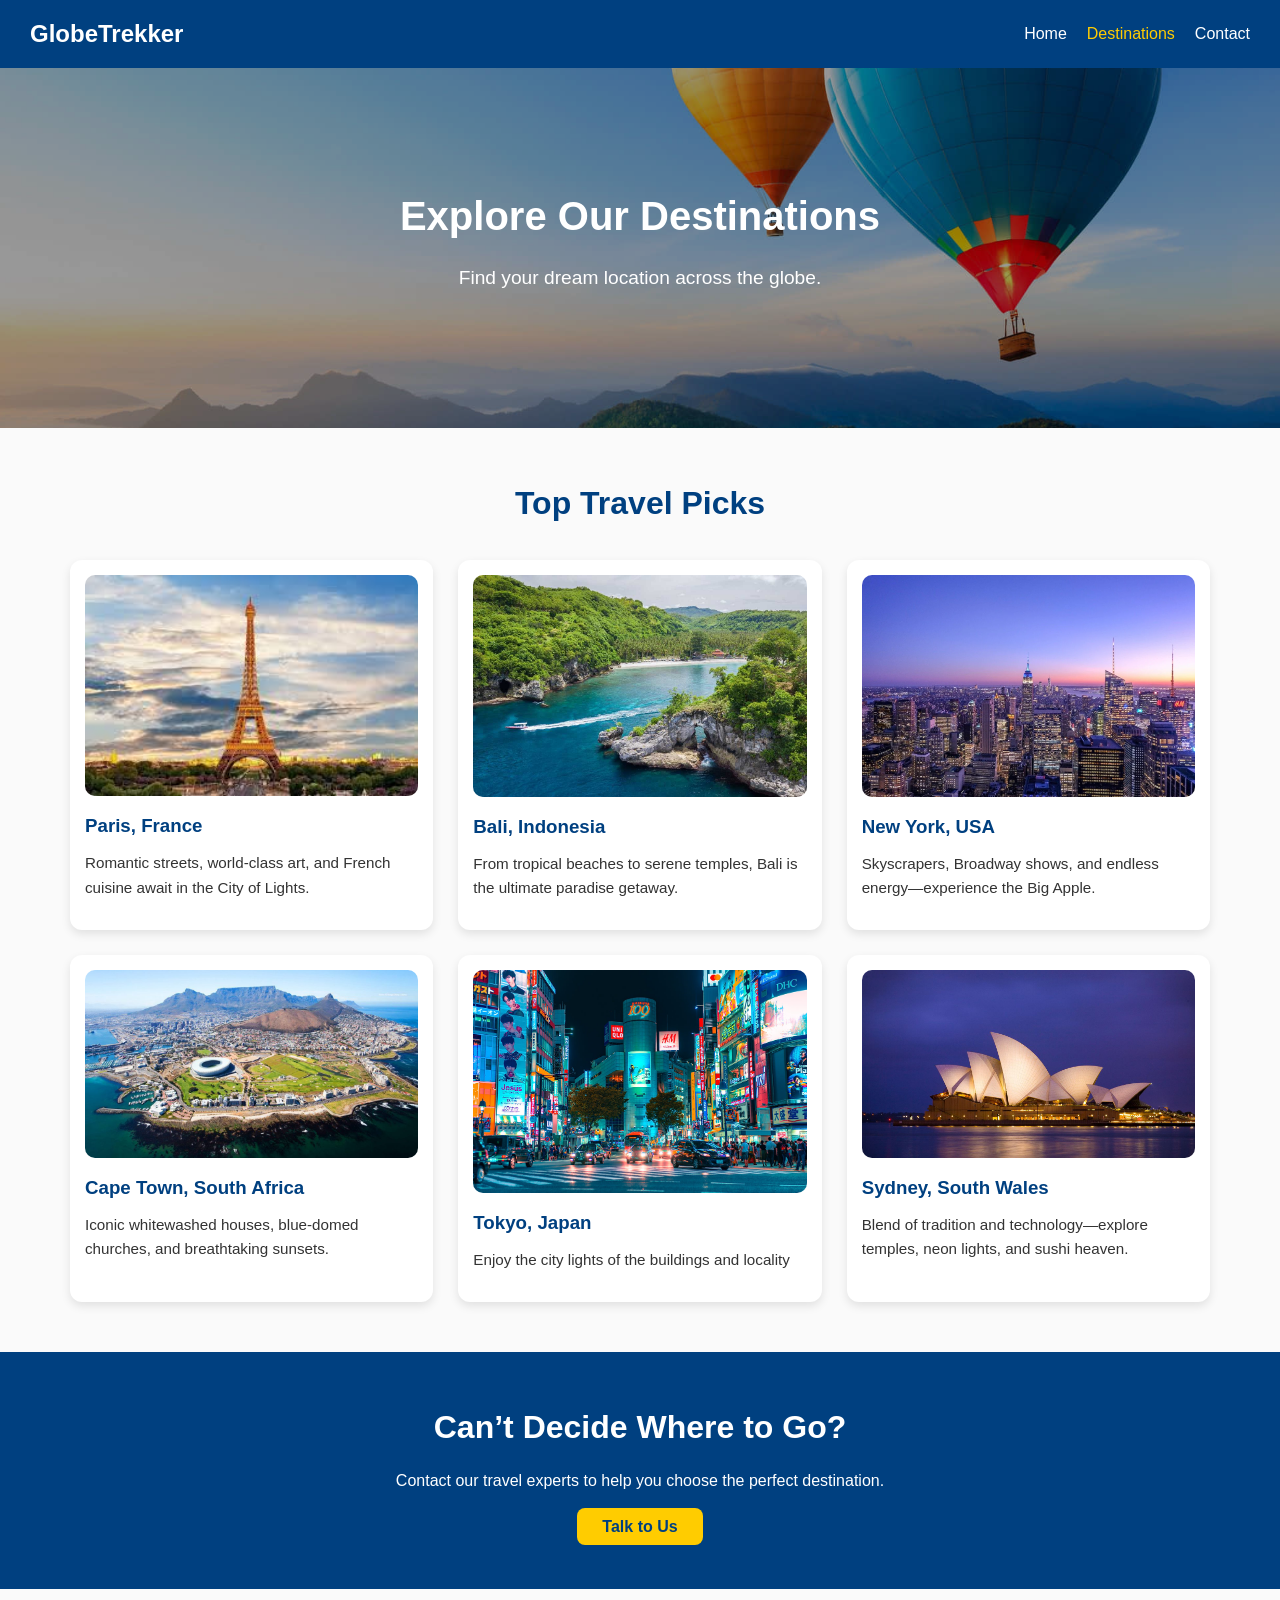
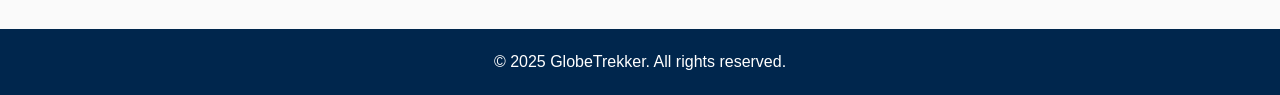
<file: travel_website/destination.html>
<!DOCTYPE html>
<html lang="en">
<head>
  <meta charset="UTF-8" />
  <meta name="viewport" content="width=device-width, initial-scale=1" />
  <title>Destinations - GlobeTrekker</title>
  <link rel="stylesheet" href="travel.css" />
</head>
<body>

  <!-- Header -->
  <header>
    <div class="logo">GlobeTrekker</div>
    <nav id="main-nav" class="nav-menu">
      <a href="index.html">Home</a>
      <a href="destination.html" class="active">Destinations</a>
      <a href="contact.html">Contact</a>
    </nav>
    <button id="menu-toggle" aria-label="Toggle navigation">&#9776;</button>
  </header>

  <!-- Hero -->
  <section class="hero small-hero" style="background: url('img4.jpg') center/cover no-repeat;">
    <div class="hero-content">
      <h1>Explore Our Destinations</h1>
      <p>Find your dream location across the globe.</p>
    </div>
  </section>

  <!-- Destination List -->
  <section class="destination-list">
    <h2>Top Travel Picks</h2>
    <div class="destination-grid">

      <!-- Destination Card 1 -->
      <div class="destination-card">
        <img src="img1.jpeg" alt="Eiffel Tower in Paris" />
        <h3>Paris, France</h3>
        <p>Romantic streets, world-class art, and French cuisine await in the City of Lights.</p>
      </div>

      <!-- Destination Card 2 -->
      <div class="destination-card">
        <img src="img2.jpg" alt="Beach in Bali" />
        <h3>Bali, Indonesia</h3>
        <p>From tropical beaches to serene temples, Bali is the ultimate paradise getaway.</p>
      </div>

      <!-- Destination Card 3 -->
      <div class="destination-card">
        <img src="img3.webp" alt="New York skyline" />
        <h3>New York, USA</h3>
        <p>Skyscrapers, Broadway shows, and endless energy—experience the Big Apple.</p>
      </div>

      <!-- Destination Card 4 -->
      <div class="destination-card">
        <img src="img7.webp" alt="Santorini view" />
        <h3>Cape Town, South Africa</h3>
        <p>Iconic whitewashed houses, blue-domed churches, and breathtaking sunsets.</p>
      </div>

      <!-- Destination Card 5 -->
      <div class="destination-card">
        <img src="img5.jpg" alt="Safari in Kenya" />
        <h3>Tokyo, Japan</h3>
        <p>Enjoy the city lights of the buildings and locality</p>
      </div>

      <!-- Destination Card 6 -->
      <div class="destination-card">
        <img src="img6.jpg" alt="Tokyo cityscape" />
        <h3>Sydney, South Wales</h3>
        <p>Blend of tradition and technology—explore temples, neon lights, and sushi heaven.</p>
      </div>

    </div>
  </section>

  <!-- Call to Action -->
  <section class="cta">
    <h2>Can’t Decide Where to Go?</h2>
    <p>Contact our travel experts to help you choose the perfect destination.</p>
    <a href="contact.html" class="btn">Talk to Us</a>
  </section>

  <!-- Footer -->
  <footer>
    <p>&copy; 2025 GlobeTrekker. All rights reserved.</p>
  </footer>

  <script src="destiny.js"></script>
</body>
</html>
</file>
<file: restaurant_website/restaurant.css>
*{
    margin:0;
    padding: 0;
    box-sizing: border-box;
    list-style: none;
    text-decoration: none;
    color:black;
    font-family: Verdana, Geneva, Tahoma, sans-serif;
}
.headerbar{
    display:none;
}
.searchicon{
    display: block;
}
.logo img{
    width: 150px;
}
.bar{
    display: none;
}
.header{
    display: flex;
    justify-content: space-between;
    align-items: center;
    height: 60px;
    padding: 0 7vw;
    background-color: rgb(248,232,217);
    border-bottom: 2px solid rgb(252,196,124);
    box-shadow: 0 2px 20px rgb(253,124,124);
}
.header ul{
    display: flex;
    align-items:center;
}
.header ul li:hover{
    color: rgb(253,57,8)
}
.nav ul li{
    padding: 0 15px;
    font-size: 14px;
    font-weight: bold;
}
.account ul{
    display: flex;
    justify-content: end;
}
.account ul li{
    padding: 0 15px;
    font-size: 18px;
}
.bar i:hover{
    color: rgb(253,57,8);
}
.search{
    display: none;
    width: 200px;
    justify-content: center;
}
.search input{
    width: 100%;
    outline: none;
    border: none;
    padding: 5px;
}
.srchicon{
    background-color: blanchedalmond;
    display: block;
    padding: 4px 5px;
    cursor: pointer;
}
.home{
    background-color: rgb(248,232,217);
    padding: 0 7vw;
}
.main_slide{
    display: flex;
    align-items: center;
    flex-wrap: wrap-reverse;
}
main_slide div:nth-child(2){
    flex:1;
    display: flex;
    justify-content: center;
    padding-top: 40px;
}
.main_slide div:nth-child(1){
    padding-top: 20px;
    flex: 1;
    font-size:30px;
}
.main_slide div:nth-child(1) p{
    font-size: 13px;
    padding: 20px 0;
}
.main_slide div:nth-child(1) span{
    color: rgb(253,57,8);
    text-decoration: underline;
    text-underline-offset: 10px;
    text-decoration-color: rgb(253,176,34);
}
.red_btn{
    cursor: pointer;
    margin-top: 20px;
    width: 160px;
    font-weight: bold;
    color: aliceblue;
    line-height: 50px;
    background-color: rgb(253,77,8);
    border-radius: 5px;
    border: 1px solid rgb(253,77,8);
    box-shadow: 0 10px 15px rgb(250,120,69);
    transition: all 0.2s;
}
.red_btn i{
    color:white;
    transition: all 0.2s;
}
.red_btn:hover{
    background-color: white;
    box-shadow: 0 2px 15px rgb(250,120,69);
    border: 1px solid rgb(253,77,8);
    color: rgb(253,77,8);
}
.red_btn:hover{
    color:rgb(253,77,8);
}
.food-items{
    margin: 70px 0;
    padding: 20px 0;
    background-color: white;
    border-radius: 30px;
    display: flex;
    justify-content: space-around;
    flex-wrap: wrap;
}
.item{
    width:250px;
    padding: 30px;
    text-align: center;
}
.item div{
    height: 160px;
}
.item img{
    width: 160px;
    margin-bottom: 15px;
}
.item p{
    font-size: 12px;
    margin-top: 15px;
    margin-bottom: 10px;
}
.white_btn{
    cursor: pointer;
    margin-top: 20px;
    width: 160px;
    font-weight: bold;
    color: rgb(253,77,8);
    line-height: 50px;
    border: 1px solid rgb(253,77,8);
    background-color: white;
    border-radius: 5px;
    box-shadow: 0 2px 15px rgb(250,120,69);
    transition: all 0.2s;
}
.white_btn:hover{
    color: white;
    background-color: rgb(253,77,8);
    box-shadow: 0 10px 15px rgb(18, 15, 14);
}
.item .red_btn, .item .white_btn{
    width: 120px;
    line-height: 35px;
}
.main_slide2{
    margin: 80px 0;
    display: flex;
    flex-wrap: wrap;
    justify-content: space-between;
    align-items: center;
}
.foodimg{
    flex: 0.5;
}
.foodimg img{
    max-width: 500px;
    width: 45vw;
}
.question{
    flex: 0.5;
    flex-direction: column;
    margin-left: 40px;
}
.question h2{
    font-size: 35px;
    margin-bottom: 15px;
}
.q-ans{
    display: flex;
    justify-content: flex-start;
    align-items: center;
    padding: 15px 0;
    cursor:pointer
}
.q-ans img{
    width: 45px;
}
.q-ans div:first-child{
    padding: 10px;
    border-radius: 50%;
    height: 65px;
    text-align: center;
    background-color: white;
    margin-right: 20px;
}
.q-ans div:nth-child(2){
    display: flex;
    flex-direction: column;
}
.q-ans div:nth-child(2) p{
    margin-top: 10px;
    font-size: 13px;
}
.main_slide3{
    display: flex;
    flex-direction: column;
    align-items: center;
    width: 100%;
    position: relative;
    z-index: 1;
}
.main_slide3 .fav-head{
    text-align: center;
    width: 450px;
    margin-bottom: 30px;
}
.main_slide3 .fav-head h3{
    font-size: 30px;
    padding: 20px 0;
}
.main_slide3 .fav-head p{
    font-size: 13px;
    text-align: center;
}
.main_slide3 .fav-food{
    margin: 30px 0;
    display: flex;
    flex-wrap: wrap;
    justify-content: space-evenly;
    width: 90%;
}
.main_slide3 .fav-food .item{
    background-color: white;
    border-radius: 5px;
    margin-bottom: 30px;
    box-shadow: 0 2px 10px rgba(119, 119, 119, 0.438);
    width: 220px;
    padding: 15px;
    padding-top: 20px;
    text-align: center;
    cursor: pointer;
}
.main_slide3 .fav-food .item div{
    height: 160px;
    margin-bottom: 15px;

}
.main_slide3 .fav-food .item:hover img{
    height: 160px;
    margin-bottom: 15px;
    margin-top: -80px;

}
.main_slide3 .fav-price{
    color: red;
    font-weight: bold;
    font-size: 15px;
}
.main_slide3 .dsgn{
    background-color: rgb(255,214,176);
    height: 50%;
    width: 100%;
    position: absolute;
    z-index: -1;
    bottom: 0;
    border-radius: 10px;
}
.main_slide4{
    margin-top: 270px;
    display: flex;
    flex-wrap: wrap-reverse;
}
.main_slide4 .chef-feed{
    flex: 0.5;
    margin-top: 30px;
}
.main_slide4 .chef{
    flex: 0.5;
    text-align: right;
}
.main_slide4 .chef img{
    margin-top: -130px;
    width: 50vw;
    max-width: 490px;
}
.main_slide4 .chef-feed h2{
    font-size: 32px;
    margin-bottom: 25px;
}
.main_slide4 .chef-feed p{
    font-size: 14px;
    line-height: 20px;
    margin-bottom: 10px;
}
.main_slide4 .chef-detail{
    margin-top: 20px;
    display: flex;
    margin: 25px 0;
    align-items: center;
}
.main_slide4 .chef-detail img{
    width: 50px;
    border-radius: 50%;
    margin-right: 15px;
    border: 4px solid white;
}
.main_slide4 .chef-detail h6{
    font-size: 14px;
}
.main_slide4 .chef-detail p{
    font-size: 11px;
    color: red;
}
.main_slide4 .chef-vic{
    display: flex;
    align-items: center;
    padding: 25px 20px;
    background-color: rgb(255,219,185);
    border-radius: 0 100px 0 0;
    margin-top: 40px;
    width: 100%;
}
.main_slide4 .chef-vic div{
    display: flex;
    align-items: center;
    margin-right: 20px;
    flex: 0.5;
    height: 27px;
    overflow: hidden;
}
.main_slide4 .chef-vic div i, .main_slide4 .chef-vic div h4{
    font-size: 27px;
    margin-right: 8px;
}
.main_slide4 .chef-vic div h4{
    color: red;
}
.main_slide4 .chef-vic div p{
    font-size: 11px;
    padding-top: 8px;
    line-height: 13px;
}
.letter{
    display: flex;
    flex-wrap: wrap;
    justify-content: space-between;
    align-items: center;
    padding: 100px 0;
}
.letter-head{
    flex:0.5;
}
.letter-head h2{
    font-size: 30px;
}
.letter-head span{
    color:red
}
.letter-input{
    width: 100%;
    margin-top: 20px;
    display: flex;
    flex: 0.5;
}
.letter-input div{
    width: 70%;
    display: flex;
    align-items: center;
    background-color: rgb(255,219,185);
}
.letter-input input{
    font-size: 15px;
    padding: 10px;
    outline: none;
    width: 100%;
    border: none;
    background-color: rgb(255,219,185);
}
.letter-input .red_btn{
    margin: 0;
    font-size: 18px;
    box-shadow: none;
    border-radius: 0 10px 10px 0;
}
.footer{
    padding: 60px 0;
    border-top: 2px solid rgb(252,184,107);
    background-color: rgb(252,184,107);
    display: flex;
    flex-wrap: wrap;
    justify-content: space-around;
    align-items: center;
}
.footer-1 .logo .img{
    width: 200px;
}
.footer-1 p{
    cursor: pointer;
    font-size: 14px;
    padding: 2px;
    color: rgb(255,137,2);
}
.footer-2{
    text-align: center;
    cursor: pointer;
}
.footer-2 h2{
    font-family: 'Franklin Gothic Medium', 'Arial Narrow', Arial, sans-serif;
}
.footer-2 img{
    width: 50px;
    margin-bottom: 15px;
}
@media only screen and (max-width: 768px) {
    .header .nav,.header .account{
        display: none;
    }
    .search{
        width: 60vw;
    }
    .bar{
        display: block;
        cursor: pointer;
    }
    .headerbar{
        overflow: hidden;
        display: flex;
        flex-direction: column;
        position: fixed;
        top:0;
        width:100%;
        bottom: 0;
        right:-100%;
        transition: all 0.5s;
        background-color: rgb(252,231,216);
    }
    .headerbar .account, .headerbar .nav{
        display:block;
        font-size: 18px;
    }
    .bar .fa-xmark{
        display: none;
        top: 20px;
        right: 5w;
        position: absolute;
        font-size: 25px;
    }
    .headerbar .nav ul{
        flex-direction: column;
        margin-top: 10px;
        text-align: center;
    }
    .headerbar .nav li{
        width:96vw;
        margin: 10px 0;
        padding: 15px 30px;
        box-shadow: 0 2px 15px rgb(252,193,169);
        font-size: 15px;
        margin-top: 5px;
    }
    .headerbar .account{
        line-height: 40px;
        margin-top: 60px;
        background-color: rgb(252,210,182);
        padding: 15px;
    }
    .headerbar .account ul{
        justify-content: space-between;

    }
    .foodimg{
        flex: 1;
        text-align: center;
        margin-bottom: 20px;
    }
    .foodimg img{
        width:70vw;
    }
    .question{
        flex: 1;
        margin-top: 30px;
    }
    .question h2{
        font-size: 25px;
    }
    .q-ans div:nth-child(2) p{
        font-size: 11px;
    }
    .main_slide3{
        margin-top: 100px;
    }
    .main_slide3 .dsgn{
        height: 60%;
    }
    .main_slide3 .fav-head{
        width: 80%;
        margin-bottom: 20px;
    }
    .main_slide4{
        margin-top: 150px;
    }
    .main_slide4 .chef-feed{
        flex: 1;
    }
    .main_slide4 .chef{
        flex: 1;
        text-align: center;
        margin-bottom: 40px;
    }
    .main_slide4 .chef img{
        width: 80vw;
    }
    .letter-head h2{
        font-size: 20px;
    }
    .letter-input input{
        font-size: 12px;
        padding: 15px;
        width: 50vw;
    }
    .letter-input .red_btn{
        line-height: 40px;
        width: 120px;
        font-size: 12px;
    }
    .footer .footer-1 div{
        margin: 0;
    }
    .footer div{
        margin-bottom: 40px;
    }
}

@media only screen and(max-width:550px){
    .main_slide div:nth-child(1){
        font-size: 18px;
    }
    .main_slide div:nth-child(1) p{
        padding-top: 5px;
        margin: 10px 0;
        font-size: 11px;
    }
    .red_btn{
        margin-top: 10px;
        width: 120px;
        line-height: 30px;
        font-size: 12px;
        padding: 0 10px;
    }
    .main_slide div:nth-child(1) span{
        text-underline-offset: 5px;
    }
    .main_slide div:nth-child(2) img{
        width:70vw;
    }
    .food-items{
        padding: 10px 0;
    }
    .item{
        width: 60%;
        padding: 30px 5px;
    }
    .item h3{
        font-size: 20px;
        margin-bottom: 5px ;
    }
    .main_slide3 .fav-head{
        width: 100%;
    }
    .main_slide3 .fav-head h3{
        font-size: 25px;
    }
    .main_slide3 .fav-head p{
        font-size: 11px;
    }
    .main_slide3 .dsgn{
        display: none;
    }
    .main_slide4 .chef-vic div p{
        display: none;
    }
    .letter{
        justify-content: center;
    }
    .letter-head{
        flex: 1;
        text-align: center;
    }
    .footer div:last-child{
        margin-bottom: 0;
    }
    .footer{
        padding-bottom: 25px;
    }
    .footer-2 h2{
        font-size: 20px;
    }
}
/* === About Us Page Styles === */

.about-section {
    padding: 60px 20px;
    background-color: #fefefe;
    font-family: 'Poppins', sans-serif;
    color: #333;
}

.about-us {
    max-width: 1000px;
    margin: 0 auto;
    text-align: center;
}

.about-us h1 {
    font-size: 2.5rem;
    color: #111;
    margin-bottom: 20px;
}

.about-us h1 span {
    color: red;
}

.about-us p {
    font-size: 1.1rem;
    line-height: 1.7;
    color: #555;
    max-width: 800px;
    margin: 0 auto;
}

/* Mission & Values Section */
.mission-values {
    padding: 60px 20px;
    background-color: #f9f9f9;
}

.mv-container {
    display: flex;
    flex-wrap: wrap;
    justify-content: space-around;
    gap: 40px;
    max-width: 1200px;
    margin: 0 auto;
}

.mv-item {
    background-color: #fff;
    border-radius: 10px;
    padding: 30px;
    flex: 1 1 300px;
    box-shadow: 0 4px 15px rgba(0,0,0,0.05);
    transition: transform 0.3s ease;
}

.mv-item:hover {
    transform: translateY(-5px);
}

.mv-item h2 {
    font-size: 1.8rem;
    color: #e63946;
    margin-bottom: 15px;
}

.mv-item p,
.mv-item ul {
    color: #555;
    font-size: 1rem;
    line-height: 1.6;
}

.mv-item ul {
    padding-left: 20px;
}

.mv-item ul li {
    list-style: none;
    margin-bottom: 8px;
    position: relative;
}

.mv-item ul li::before {
    content: "✔";
    color: green;
    margin-right: 10px;
}

/* Team Section */
.our-team {
    padding: 60px 20px;
    background-color: #fff;
    text-align: center;
}

.our-team h2 {
    font-size: 2.2rem;
    margin-bottom: 40px;
}

.our-team h2 span {
    color: red;
}

.team-members {
    display: flex;
    flex-wrap: wrap;
    justify-content: center;
    gap: 40px;
}

.team-member {
    background-color: #f7f7f7;
    border-radius: 15px;
    padding: 25px 20px;
    max-width: 250px;
    box-shadow: 0 4px 15px rgba(0,0,0,0.05);
    transition: transform 0.3s ease;
}

.team-member:hover {
    transform: scale(1.03);
}

.team-member img {
    width: 100px;
    height: 100px;
    border-radius: 50%;
    object-fit: cover;
    margin-bottom: 15px;
}

.team-member h4 {
    font-size: 1.2rem;
    margin-bottom: 5px;
}

.team-member p {
    color: #666;
    font-size: 0.95rem;
}
/* Header Navigation Styles */

.nav {
    display: flex;
    justify-content: center;
    align-items: center;
    gap: 30px;
    margin-top: 10px;
    flex-wrap: wrap;
}

.nav ul {
    list-style: none;
    display: flex;
    gap: 20px;
    padding: 0;
    margin: 0;
}

.nav ul a {
    text-decoration: none;
}

.nav ul li {
    font-size: 16px;
    font-weight: 500;
    padding: 10px 15px;
    border-radius: 5px;
    transition: background-color 0.3s, color 0.3s;
    cursor: pointer;
}

.nav ul li:hover {
    background-color: #f44336; /* red */
    color: white;
}

/* Account Icon Section */
.account {
    display: flex;
    justify-content: flex-end;
    align-items: center;
    gap: 15px;
    margin-top: 10px;
    flex-wrap: wrap;
}

.account ul {
    list-style: none;
    display: flex;
    align-items: center;
    gap: 15px;
    margin: 0;
    padding: 0;
}

.account ul a {
    text-decoration: none;
    color: #333;
    font-size: 18px;
    transition: color 0.3s;
}

.account ul a:hover {
    color: #f44336; /* red hover effect */
}

/* Search Input (Mobile/Desktop) */
.search {
    position: relative;
}

.search input[type="search"] {
    padding: 6px 10px;
    border-radius: 4px;
    border: 1px solid #ccc;
    outline: none;
    width: 150px;
}

.srchicon {
    position: absolute;
    right: 8px;
    top: 50%;
    transform: translateY(-50%);
    color: #f44336;
}

/* Responsive Design */
@media screen and (max-width: 768px) {
    .nav, .account {
        justify-content: center;
        flex-direction: column;
        gap: 10px;
    }

    .nav ul,
    .account ul {
        flex-direction: column;
        align-items: center;
    }

    .nav ul li {
        padding: 8px 12px;
    }
}
/* -------------------------------
   Book Table Page Styling
---------------------------------*/

.book-table-section {
    padding: 60px 20px;
    background-color: #fff8f5;
    text-align: center;
    font-family: 'Segoe UI', Tahoma, Geneva, Verdana, sans-serif;
}

.book-table-section h1 {
    font-size: 2.8rem;
    margin-bottom: 10px;
    color: #d52b1e;
    font-weight: bold;
}

.book-table-section p {
    font-size: 1.1rem;
    color: #555;
    margin-bottom: 40px;
}

.book-table-form {
    max-width: 700px;
    margin: auto;
    display: grid;
    grid-template-columns: 1fr;
    gap: 20px;
    padding: 20px;
    background-color: #fff;
    border-radius: 15px;
    box-shadow: 0 4px 15px rgba(0, 0, 0, 0.1);
}

.form-group {
    display: flex;
    flex-direction: column;
    text-align: left;
}

.form-group label {
    margin-bottom: 5px;
    font-weight: 600;
    color: #333;
}

.form-group input,
.form-group textarea {
    padding: 12px;
    font-size: 1rem;
    border: 1px solid #ccc;
    border-radius: 8px;
    outline: none;
    transition: border-color 0.3s;
}

.form-group input:focus,
.form-group textarea:focus {
    border-color: #d52b1e;
}

.form-group textarea {
    resize: vertical;
}

.red_btn {
    background-color: #d52b1e;
    color: white;
    border: none;
    padding: 14px;
    font-size: 1rem;
    font-weight: 600;
    border-radius: 10px;
    cursor: pointer;
    transition: background-color 0.3s;
}

.red_btn:hover {
    background-color: #b42118;
}

/* -------------------------------
   Responsive Design
---------------------------------*/

@media (max-width: 768px) {
    .book-table-form {
        padding: 15px;
    }

    .book-table-section h1 {
        font-size: 2rem;
    }

    .book-table-section p {
        font-size: 1rem;
    }
}
/* -------------------------------
   Food Menu Section Styling
---------------------------------*/

.food-menu-section {
    padding: 60px 20px;
    background-color: #fff5f0;
    font-family: 'Segoe UI', Tahoma, Geneva, Verdana, sans-serif;
    text-align: center;
}

.food-menu-section h1 {
    font-size: 3rem;
    color: #d52b1e;
    margin-bottom: 10px;
    font-weight: bold;
}

.food-menu-section p {
    font-size: 1.2rem;
    color: #555;
    margin-bottom: 40px;
}

.menu-grid {
    display: grid;
    grid-template-columns: repeat(auto-fit, minmax(260px, 1fr));
    gap: 30px;
    justify-content: center;
    max-width: 1200px;
    margin: auto;
}

.menu-item {
    background-color: #fff;
    border-radius: 15px;
    padding: 20px;
    box-shadow: 0 6px 20px rgba(0, 0, 0, 0.08);
    transition: transform 0.3s ease, box-shadow 0.3s ease;
}

.menu-item:hover {
    transform: translateY(-8px);
    box-shadow: 0 10px 30px rgba(0, 0, 0, 0.15);
}

.menu-item img {
    width: 100%;
    height: 180px;
    object-fit: cover;
    border-radius: 12px;
    margin-bottom: 15px;
}

.menu-item h3 {
    color: #333;
    font-size: 1.4rem;
    margin: 10px 0 5px;
    font-weight: 600;
}

.menu-item p {
    font-size: 0.95rem;
    color: #666;
    margin-bottom: 10px;
    min-height: 40px;
}

.menu-item .price {
    font-size: 1.1rem;
    font-weight: bold;
    color: #d52b1e;
    display: block;
    margin-top: 10px;
}

/* -------------------------------
   Responsive Adjustments
---------------------------------*/

@media (max-width: 768px) {
    .food-menu-section h1 {
        font-size: 2rem;
    }

    .food-menu-section p {
        font-size: 1rem;
    }

    .menu-item p {
        min-height: auto;
    }
}
</file>
<file: travel_website/travel.css>
/* ===== Reset & Base ===== */
* {
  margin: 0;
  padding: 0;
  box-sizing: border-box;
}

body {
  font-family: 'Segoe UI', Tahoma, Geneva, Verdana, sans-serif;
  line-height: 1.6;
  color: #333;
  background: #fafafa;
}

a {
  text-decoration: none;
  color: inherit;
}

img {
  width: 100%;
  height: auto;
  border-radius: 10px;
  display: block;
}

/* ===== Header ===== */
header {
  display: flex;
  justify-content: space-between;
  align-items: center;
  padding: 15px 30px;
  background: #004080;
  color: #fff;
  position: sticky;
  top: 0;
  z-index: 1000;
}

.logo {
  font-size: 1.5rem;
  font-weight: bold;
}

.nav-menu {
  display: flex;
  gap: 20px;
}

.nav-menu a {
  color: #fff;
  font-weight: 500;
  transition: color 0.3s ease;
}

.nav-menu a:hover,
.nav-menu a.active {
  color: #ffcc00;
}

#menu-toggle {
  display: none;
  font-size: 1.8rem;
  background: none;
  border: none;
  color: #fff;
  cursor: pointer;
}

/* ===== Hero Sections ===== */
.hero {
  height: 70vh;
  background: url("img4.jpg") center/cover no-repeat;
  display: flex;
  justify-content: center;
  align-items: center;
  text-align: center;
  color: #fff;
  position: relative;
}

.hero::after,
.contact-hero::after {
  content: "";
  position: absolute;
  top: 0; left: 0; right: 0; bottom: 0;
  background: rgba(0, 0, 0, 0.4);
}

.hero-content {
  position: relative;
  z-index: 1;
}

.hero h1 {
  font-size: 2.5rem;
  margin-bottom: 15px;
}

.hero p {
  font-size: 1.2rem;
  margin-bottom: 20px;
}

.hero .btn {
  background: #ffcc00;
  color: #004080;
  padding: 10px 20px;
  font-weight: bold;
  border-radius: 8px;
  transition: background 0.3s ease;
}

.hero .btn:hover {
  background: #ffaa00;
}

/* Smaller hero for other pages */
.small-hero,
.contact-hero {
  height: 40vh;
  background-size: cover;
  background-position: center;
}

/* ===== Destinations Section ===== */
.destinations,
.destination-list {
  padding: 50px 30px;
  max-width: 1200px;
  margin: auto;
}

.destinations h2,
.destination-list h2 {
  text-align: center;
  margin-bottom: 30px;
  font-size: 2rem;
  color: #004080;
}

.destination-grid {
  display: grid;
  grid-template-columns: repeat(auto-fit, minmax(280px, 1fr));
  gap: 25px;
}

.destination-card {
  background: #fff;
  padding: 15px;
  border-radius: 12px;
  box-shadow: 0 4px 10px rgba(0,0,0,0.1);
  transition: transform 0.3s ease;
}

.destination-card:hover {
  transform: translateY(-5px);
}

.destination-card h3 {
  margin: 15px 0 10px;
  color: #004080;
}

.destination-card p {
  font-size: 0.95rem;
  margin-bottom: 15px;
}

.destination-card .btn {
  display: inline-block;
  background: #004080;
  color: #fff;
  padding: 8px 16px;
  border-radius: 6px;
  font-size: 0.9rem;
  transition: background 0.3s ease;
}

.destination-card .btn:hover {
  background: #00264d;
}

/* ===== CTA Section ===== */
.cta {
  background: #004080;
  color: #fff;
  text-align: center;
  padding: 50px 20px;
}

.cta h2 {
  font-size: 2rem;
  margin-bottom: 15px;
}

.cta p {
  margin-bottom: 20px;
}

.cta .btn {
  background: #ffcc00;
  color: #004080;
  padding: 10px 25px;
  border-radius: 8px;
  font-weight: bold;
}

.cta .btn:hover {
  background: #ffaa00;
}

/* ===== Contact Page ===== */
.contact-hero {
  background: url("img4.jpg") center/cover no-repeat;
}

.contact-section {
  padding: 60px 20px;
  max-width: 1200px;
  margin: 0 auto;
}

.contact-section h2 {
  text-align: center;
  color: #004080;
  margin-bottom: 40px;
  font-size: 2rem;
}

.contact-container {
  display: flex;
  flex-wrap: wrap;
  gap: 40px;
  justify-content: center;
}

/* Contact Form */
.contact-form {
  flex: 1;
  min-width: 300px;
  max-width: 600px;
  display: flex;
  flex-direction: column;
  gap: 15px;
}

.contact-form input,
.contact-form textarea {
  width: 100%;
  padding: 12px;
  border: 1px solid #ddd;
  border-radius: 6px;
  font-size: 1rem;
}

.contact-form textarea {
  resize: none;
}

.contact-form .btn {
  align-self: flex-start;
  background: #004080;
  color: #fff;
  padding: 10px 20px;
  border-radius: 6px;
  font-weight: bold;
  cursor: pointer;
  transition: background 0.3s ease;
}

.contact-form .btn:hover {
  background: #00264d;
}

/* Contact Info */
.contact-info {
  flex: 1;
  min-width: 250px;
  max-width: 400px;
  background: #fff;
  padding: 20px;
  border-radius: 12px;
  box-shadow: 0 4px 12px rgba(0,0,0,0.1);
}

.contact-info h3 {
  margin-bottom: 15px;
  color: #004080;
}

/* ===== Footer ===== */
footer {
  text-align: center;
  padding: 20px;
  background: #00264d;
  color: #fff;
  margin-top: 40px;
}

/* ===== Responsive Navbar ===== */
@media (max-width: 768px) {
  .nav-menu {
    display: none;
    flex-direction: column;
    gap: 15px;
    background: #004080;
    position: absolute;
    top: 60px;
    right: 0;
    padding: 15px;
    border-radius: 0 0 10px 10px;
  }

  .nav-menu.show {
    display: flex;
  }

  #menu-toggle {
    display: block;
  }

  /* Contact Page Mobile */
  .contact-container {
    flex-direction: column;
  }

  .hero h1 {
    font-size: 2rem;
  }

  .hero p {
    font-size: 1rem;
  }
}
</file>
